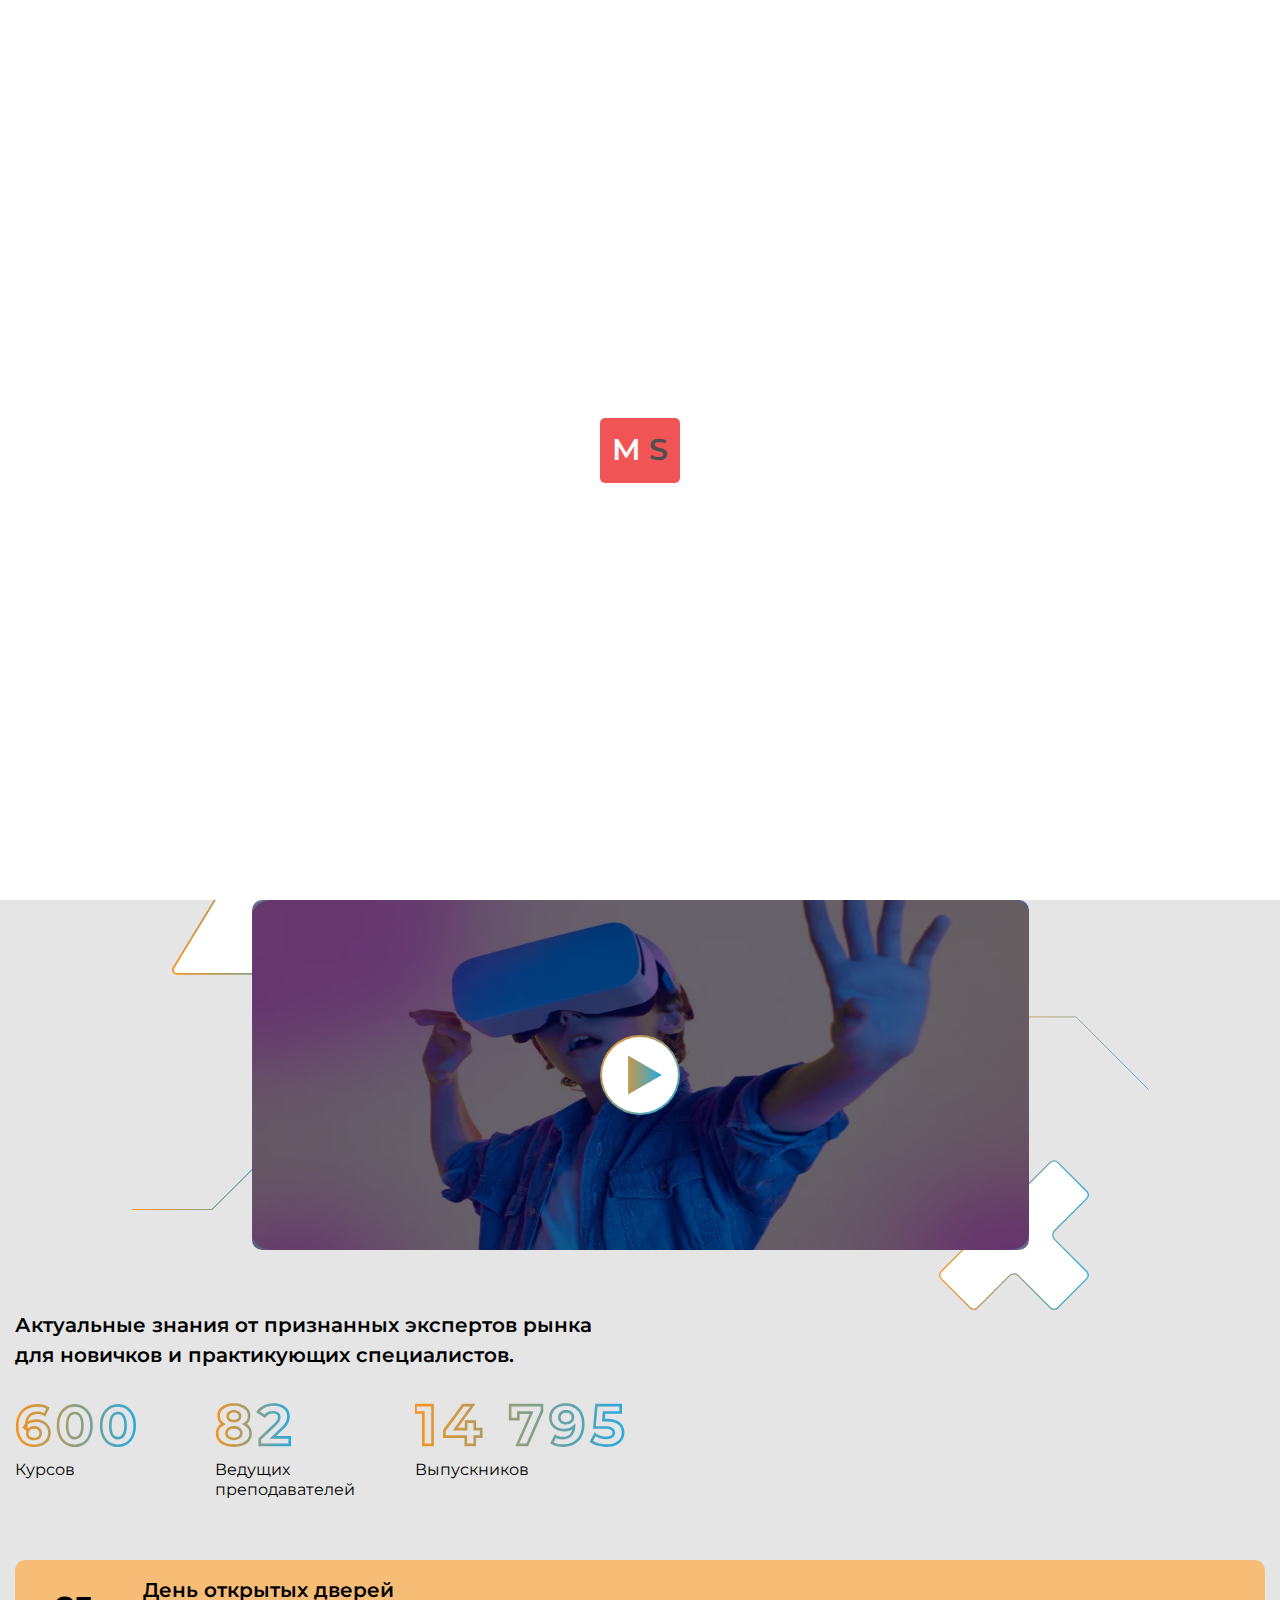
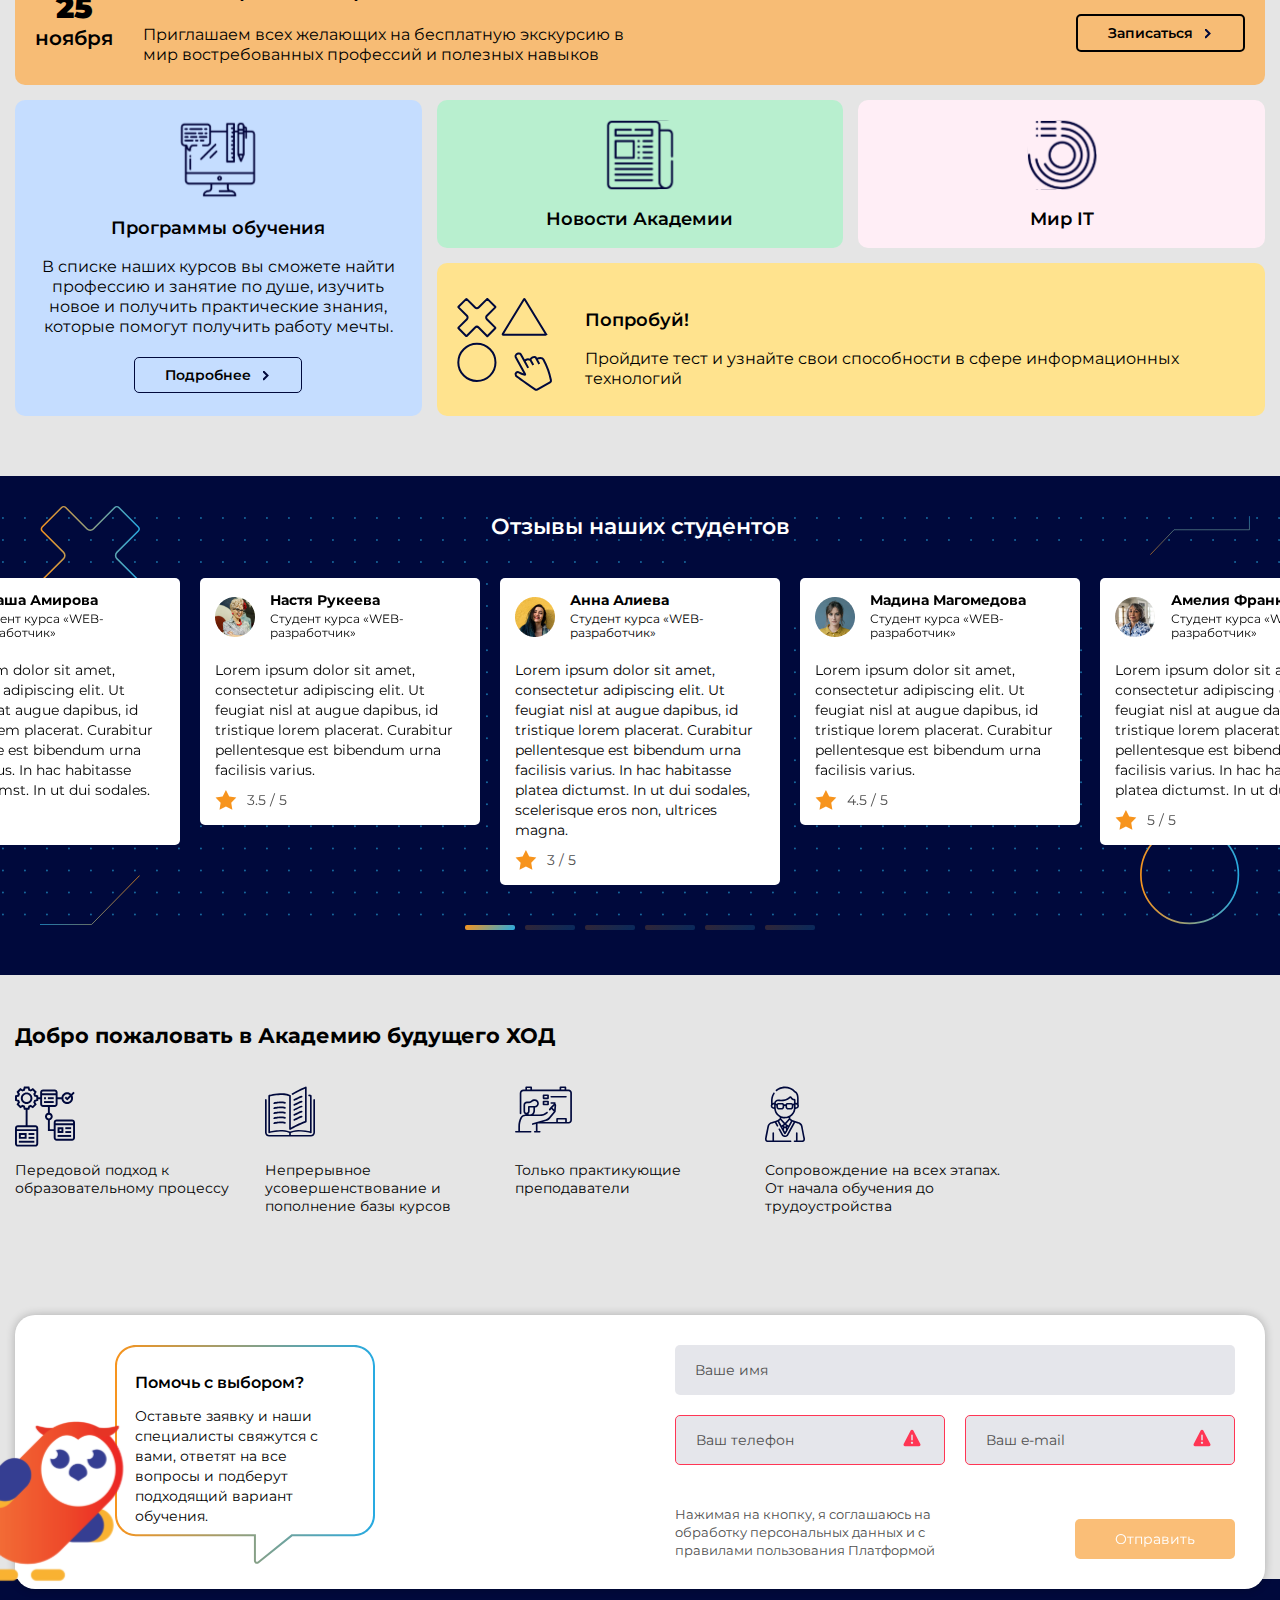
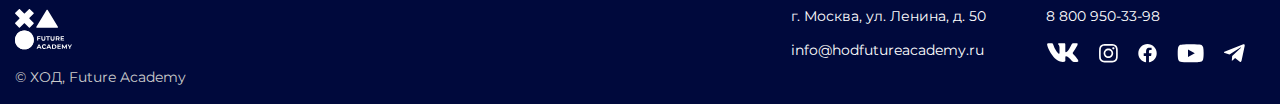
<file: index.html>
<!DOCTYPE html>
<html lang="ru">

<head>
	<title>ХОД</title>
	<meta charset="UTF-8">
	<meta name="format-detection" content="telephone=no">
	<link href="https://fonts.googleapis.com/css2?family=Montserrat:wght@400;500;600;700&display=swap&_v=20221011204657"
		rel="stylesheet">
	<style>
		.wrapper {
			opacity: 0;
		}
	</style>
	<link rel="stylesheet" href="css/style.min.css?_v=20221011204657">
	<!-- <meta name="robots" content="noindex, nofollow"> -->
	<meta name="viewport" content="width=device-width, initial-scale=1.0">
</head>

<body>
	<div class="ms--animation__content">

		<div class="ms--animation__logo">
			<span class="ms--animation__word ms-M ">M</span>
			<span class="ms--animation__word ms-S">S</span>
		</div>

	</div>

	<div class="wrapper">
		<header class="header">
			<div class="header__container header__content">

				<a href="index.html" class="header_icon">
					<img src="img/Header/head-icon.svg" alt="logo">
					<img class="--mob__logo" src="img/Header/mob-logo.svg" alt="logo">
				</a>

				<nav class="header_menu">
					<ul class="menu_list">
						<li><a href="courses.html" class="menu_link --allList__svg _ahv">Все курсы</a></li>
						<li><a href="events.html" class="menu_link _ahv">Мероприятия</a></li>
						<li><a href="about.html" class="menu_link _ahv">Об академии</a></li>
						<li><a href="contacts.html" class="menu_link _ahv">Контакты</a></li>
					</ul>
				</nav>

				<div class="header_info">
					<ul class="info_list">
						<li>
							<a href="#" class="info_link --map__svg"><span
									class="info__span city-span">Москва</span></a>
						</li>
						<li><a href="#" class="info_link info__number">8 800 950-33-98</a></li>
					</ul>
				</div>

				<div class="burger__content">
					<div class="_burgerSTX" id="_burgerSTX">
						<span class="span-one"></span>
						<span class="span-two"></span>
						<span class="span-three"></span>
					</div>
				</div>

				<asaide class="header__asaide-city">
					<h2 class="asaide-city__title">Выберете свой город</h2>
					<div class="asaide-city__content">
						<ul class="asaide-city__list">
							<li class="asaide-city__link city-link">Москва</li>
							<li class="asaide-city__link city-link">Ростов</li>
							<li class="asaide-city__link city-link">Тула</li>
							<li class="asaide-city__link city-link">Ставрополь</li>
							<li class="asaide-city__link city-link">Урал</li>
							<li class="asaide-city__link city-link">Дербент</li>
							<li class="asaide-city__link city-link">Сочи</li>
						</ul>
						<ul class="asaide-city__list">
							<li class="asaide-city__link city-link">Тверь</li>
							<li class="asaide-city__link city-link">Дмитров</li>
							<li class="asaide-city__link city-link">Рязань</li>
							<li class="asaide-city__link city-link">Воронеж</li>
							<li class="asaide-city__link city-link">Владимир</li>
							<li class="asaide-city__link city-link">Орел</li>
							<li class="asaide-city__link city-link">Коломна</li>
						</ul>
						<ul class="asaide-city__list">
							<li class="asaide-city__link city-link">Анапа</li>
							<li class="asaide-city__link city-link">Тамбов</li>
							<li class="asaide-city__link city-link">Саратов</li>
							<li class="asaide-city__link city-link">Смоленск</li>
							<li class="asaide-city__link city-link">Самара</li>
							<li class="asaide-city__link city-link">Пенза</li>
							<li class="asaide-city__link city-link">Липецк</li>
						</ul>
						<ul class="asaide-city__list">
							<li class="asaide-city__link city-link">Краснодар</li>
							<li class="asaide-city__link city-link">Калуга</li>
							<li class="asaide-city__link city-link">Брянск</li>
							<li class="asaide-city__link city-link">Волгоград</li>
							<li class="asaide-city__link city-link">Казань</li>
							<li class="asaide-city__link city-link">Саранск</li>
							<li class="asaide-city__link city-link">Абакан</li>
						</ul>
						<ul class="asaide-city__list">
							<li class="asaide-city__link city-link">Уфа</li>
							<li class="asaide-city__link city-link">Омск</li>
							<li class="asaide-city__link city-link">Пермь</li>
							<li class="asaide-city__link city-link">Курск</li>
							<li class="asaide-city__link city-link">Грозный</li>
							<li class="asaide-city__link city-link">Магадан</li>
							<li class="asaide-city__link city-link">Алушта</li>
						</ul>
					</div>
				</asaide>

			</div>

			<asaide class="header__asaide" id="header__asaide">
				<nav class="asaide__menu">
					<ul class="asaide__menu-list">

						<li><a href="courses.html" class="asaide__menu-link --allList__svg">Все курсы</a></li>
						<li><a href="events.html" class="asaide__menu-link">Мероприятия</a></li>
						<li><a href="about.html" class="asaide__menu-link">Об академии</a></li>
						<li><a href="contacts.html" class="asaide__menu-link">Контакты</a></li>

					</ul>
				</nav>

				<ul class="asaide__info">
					<div class="asaide__info-content">
						<li><a href="#" class="asaide__info-link --map__svg asaide__info-city"><span
									class="asaide__info-citySpan mobCity-span">Нижний Новгород</span></a></li>
						<div class="city__wrapper">
							<ul class="city__list">
								<li class="mobCity-link">Москва</li>
								<li class="mobCity-link">Ростов</li>
								<li class="mobCity-link">Тула</li>
								<li class="mobCity-link">Ставрополь</li>
								<li class="mobCity-link">Урал</li>
								<li class="mobCity-link">Дербент</li>
								<li class="mobCity-link">Сочи</li>
								<li class="mobCity-link">Тверь</li>
								<li class="mobCity-link">Дмитров</li>
								<li class="mobCity-link">Рязань</li>
								<li class="mobCity-link">Воронеж</li>
								<li class="mobCity-link">Владимир</li>
								<li class="mobCity-link">Орел</li>
								<li class="mobCity-link">Коломна</li>
								<li class="mobCity-link">Анапа</li>
								<li class="mobCity-link">Тамбов</li>
								<li class="mobCity-link">Саратов</li>
								<li class="mobCity-link">Смоленск</li>
								<li class="mobCity-link">Самара</li>
								<li class="mobCity-link">Пенза</li>
								<li class="mobCity-link">Липецк</li>
								<li class="mobCity-link">Краснодар</li>
								<li class="mobCity-link">Калуга</li>
								<li class="mobCity-link">Брянск</li>
								<li class="mobCity-link">Волгоград</li>
								<li class="mobCity-link">Казань</li>
								<li class="mobCity-link">Саранск</li>
								<li class="mobCity-link">Абакан</li>
								<li class="mobCity-link">Уфа</li>
								<li class="mobCity-link">Омск</li>
								<li class="mobCity-link">Пермь</li>
								<li class="mobCity-link">Курск</li>
								<li class="mobCity-link">Грозный</li>
								<li class="mobCity-link">Магадан</li>
								<li class="mobCity-link">Алушта</li>
							</ul>
						</div>
					</div>

					<li><a href="#" class="asaide__info-link info__number">8 800 950-33-98</a></li>
				</ul>

				<div class="asaide__adress">
					<span>г. Москва, ул. Ленина, д. 50</span>
					<span>info@hodfutureacademy.ru</span>
				</div>

				<ul class="asaide__messenger">
					<a href="https://vk.com/"><img src="img/Header/vk.svg" alt="vk"></a>
					<a href="http://instagram.com/"><img src="img/Header/instagram.svg" alt="instagram"></a>
					<a href="http://facebook.com/"><img src="img/Header/facebock.svg" alt="facebock"></a>
					<a href="https://www.youtube.com/"><img src="img/Header/youtube.svg" alt="youtube"></a>
					<a href="https://telegram.org/"><img src="img/Header/telegram.svg" alt="telegram"></a>
				</ul>
			</asaide>

		</header>
		<main class="page">
			<section class="slide">
				<div class="slide__img"></div>
				<img class="slide__x" src="img/Main/Slide/x.svg" alt="vector">
				<img src="img/Main/Slide/vector.svg" alt="vector" class="slide__vector">

				<div class="slide__bg">
					<img class="slide__bg-img" src="img/Main/Slide/slide__bg.svg" alt="title">
					<img class="slide__bg-dots" src="img/Main/Slide/dots.svg" alt="dots">
				</div>

			</section>

			<section class="courses">
				<div class="courses__content courses__container">

					<div class="courses__images">
						<div class="courses__images-modal">
							<img src="img/Main/Сourses/bg_cources.svg" alt="modal">
							<p>
								<span>Кем вы хотите стать?</span>
								<span>Пора найти себя и выбрать подходящий курс :)</span>
								<span>Удачи!</span>
							</p>
						</div>
						<img src="img/Main/Сourses/owl.svg" alt="owl" class="courses__images-owl">
					</div>

					<div class="courses__actions-content">

						<div class="courses__age-content">
							<div class="courses__age-item courses--active">
								<img src="img/Main/Сourses/children.svg" alt="children">
								<p>Дети <span>8-14 лет</span></p>
							</div>
							<div class="courses__age-item">
								<img src="img/Main/Сourses/adults.svg" alt="teenagers">
								<p>Подростки <span>14-18 лет</span></p>
							</div>
							<div class="courses__age-item">
								<img src="img/Main/Сourses/adults.svg" alt="adults">
								<p>Взрослые <span>18 — ∞ лет</span></p>
							</div>
						</div>

						<ul class="courses__actions-list">
							<li><a href="#" class="courses__actions-link">Робототехника</a></li>
							<li><a href="#" class="courses__actions-link">Создание игр</a></li>
							<li><a href="#" class="courses__actions-link">Web-разработка</a></li>
							<li><a href="#" class="courses__actions-link">Мультимедиа</a></li>
							<li><a href="#" class="courses__actions-link">Шахматы</a></li>
							<li><a href="#" class="courses__actions-link">3D-моделирование и дизайн</a></li>
							<li><a href="#" class="courses__actions-link">Английский язык</a></li>
							<li><a href="#" class="courses__actions-link">Блогинг</a></li>
							<li><a href="#" class="courses__actions-link">Soft skills</a></li>
						</ul>

					</div>
				</div>
			</section>

			<section class="info">
				<div class="info__container info__content">

					<div class="info__img-padding">
						<div class="info__vector-content">
							<div class="info__img-content">
								<div class="info__img">
									<picture>
										<source srcset="img/Main/Info/info.webp" type="image/webp"><img
											src="img/Main/Info/info.png" alt="tutorial">
									</picture>
									<div class="info__play">
										<div class="info__play-bg">
											<img src="img/Main/Info/triangle.svg" alt="triangle"
												class="info__play-triangle">
										</div>
									</div>
								</div>
							</div>
							<img src="img/Main/Info/Vector1.svg" alt="vector" class="info__img-vector vector1">
							<img src="img/Main/Info/Vector3.svg" alt="vector" class="info__img-vector vector2">
							<img src="img/Main/Info/Vector2.svg" alt="vector" class="info__img-vector vector3">
							<img src="img/Main/Info/Vector4.svg" alt="vector" class="info__img-vector vector4">
						</div>
					</div>

					<div class="info__statistic">
						<h2 class="info__statistic-title">Актуальные знания от признанных экспертов рынка
							для новичков и практикующих специалистов.
						</h2>
						<div class="info__statistic-content">
							<div class="info__statistic-item">
								<img src="img/Main/Info/statistic1.svg" alt="statistic">
								<span>Курсов</span>
							</div>
							<div class="info__statistic-item">
								<img src="img/Main/Info/statistic2.svg" alt="statistic">
								<span>Ведущих преподавателей</span>
							</div>
							<div class="info__statistic-item">
								<img src="img/Main/Info/statistic3.svg" alt="statistic">
								<span>Выпускников</span>
							</div>
						</div>
					</div>

				</div>
			</section>

			<section class="cards">
				<div class="cards__container card__content">
					<div class="cards__wrapper">

						<div class="cards__invite --item1 cards__item">
							<p class="invite__title">25 <span>ноября</span></p>
							<div class="invite__body">
								<h3 class="invite__body-title">День открытых дверей </h3>
								<p class="invite__body-subTitle">Приглашаем всех желающих на бесплатную экскурсию
									в мир востребованных профессий и полезных навыков
								</p>
							</div>
							<div class="invite__btn _btn">
								Записаться
								<img src="img/Header/arrow-down.svg" alt="arrow">
							</div>
						</div>

						<div class="cards__programm cards__item --item2">
							<img src="img/Main/Cards/monitor.svg" alt="monitor" class="cards__programm-img">
							<h3 class="cards__programm-title cards__title">Программы обучения</h3>
							<p class="cards__programm-subTitle cards__subTitle">
								В списке наших курсов вы сможете найти
								профессию и занятие по душе, изучить новое и получить практические знания, которые
								помогут получить работу мечты.
							</p>
							<div class="cards__programm-btn _btn">
								Подробнее
								<img src="img/Header/arrow-down.svg" alt="arrow">
							</div>
						</div>

						<div class="cards__ui cards__item --item3">
							<img src="img/Main/Cards/newspaper.svg" alt="newspaper">
							<h3 class="cards__title">Новости Академии</h3>
						</div>

						<div class="cards__ui cards__item --item4">
							<img src="img/Main/Cards/diagram.svg" alt="diagram">
							<h3 class="cards__title">Мир IT</h3>
						</div>

						<div class="cards__try cards__item --item5">
							<img src="img/Main/Cards/logo.svg" alt="logo">
							<div class="cards__try-body">
								<h3 class="card__try-title cards__title">Попробуй!</h3>
								<p class="cards__try-subTitle cards__subTitle">
									Пройдите тест и узнайте свои способности
									в сфере информационных технологий
								</p>
							</div>
						</div>
					</div>
				</div>
			</section>

			<section class="comments">
				<div class="comments__container comments__content">
					<h2 class="comments__title">Отзывы наших студентов</h2>

					<div class="slider__content">
						<div class="slider">
						</div>
					</div>
				</div>
				<img src="img/Main/Comments/vector1.svg" alt="vector" class="comments__vector">
				<img src="img/Main/Comments/vector2.svg" alt="vector" class="comments__vector">
				<img src="img/Main/Comments/vector3.svg" alt="vector" class="comments__vector">
				<img src="img/Main/Comments/vector4.svg" alt="vector" class="comments__vector">
			</section>

			<section class="form">
				<div class="form__container form__content">
					<h2 class="form__title">Добро пожаловать в Академию будущего ХОД</h2>

					<div class="form__item-content">
						<div class="form__item">
							<div class="form__item-img">
								<img src="img/Main/Forms/vector1.svg" alt="vector">
							</div>
							<span>Передовой подход к образовательному процессу</span>
						</div>
						<div class="form__item">
							<div class="form__item-img">
								<img src="img/Main/Forms/vector2.svg" alt="vector">
							</div>
							<span>Непрерывное усовершенствование и пополнение базы курсов</span>
						</div>
						<div class="form__item">
							<div class="form__item-img">
								<img src="img/Main/Forms/vector3.svg" alt="vector">
							</div>
							<span>Только практикующие преподаватели</span>
						</div>
						<div class="form__item">
							<div class="form__item-img">
								<img src="img/Main/Forms/vector4.svg" alt="vector">
							</div>
							<span>Сопровождение на всех этапах. От начала обучения до трудоустройства</span>
						</div>
					</div>

					<div class="form__action-content">
						<img src="img/Main/Forms/owl.svg" alt="owl">
						<div class="form__action-modal">
							<img src="img/Main/Сourses/bg_cources.svg" alt="modal">
							<h3 class="form__action-modalTitle">Помочь с выбором?</h3>
							<p class="form__action-modalSubTitle">
								Оставьте заявку и наши специалисты свяжутся с вами,
								ответят на все вопросы
								и подберут подходящий вариант обучения.
							</p>
						</div>

						<div class="form__action-send">
							<input placeholder="Ваше имя" type="text" class="form__action-name">

							<div class="form__action-inputs">

								<div class="phone__wrapper inputs__wrapper">
									<input placeholder="Ваш телефон" type="text" class="form__action-phone phone">
									<div class="inputs__img"></div>
								</div>

								<div class="email__wrapper inputs__wrapper">
									<input placeholder="Ваш e-mail" type="text" class="form__action-email email">
									<div class="inputs__img"></div>
								</div>

							</div>

							<div class="form__action-btnContent">
								<p class="form__action-safe">
									Нажимая на кнопку, я соглашаюсь
									на обработку персональных данных
									и с правилами пользования Платформой
								</p>
								<button class="form__action-btn">Отправить</button>
							</div>
						</div>
					</div>

				</div>
			</section>

		</main>
		<footer class="footer">
			<div class="footer__container footer__content">

				<div class="footer__body">
					<a href="index.html" class="footer__logo"><img src="img/Header/mob-logo.svg" alt="logo"></a>
					<span>© ХОД, Future Academy</span>
				</div>

				<div class="footer__info">
					<span>г. Москва, ул. Ленина, д. 50</span>
					<span>info@hodfutureacademy.ru</span>
				</div>

				<div class="footer__messenger">
					<span>8 800 950-33-98 </span>
					<ul class="footer__messenger-list">
						<a href="https://vk.com/" class="footer__messenger-link"><img src="img/Footer/vk.svg"
								alt="vk"></a>
						<a href="http://instagram.com/" class="footer__messenger-link"><img
								src="img/Footer/instagram.svg" alt="instagram"></a>
						<a href="http://facebook.com/" class="footer__messenger-link"><img src="img/Footer/facebook.svg"
								alt="facebook"></a>
						<a href="https://www.youtube.com/" class="footer__messenger-link"><img
								src="img/Footer/youtube.svg" alt="youtube"></a>
						<a href="https://telegram.org/" class="footer__messenger-link"><img
								src="img/Footer/telegram.svg" alt="telegram"></a>
					</ul>
				</div>
			</div>
		</footer>
	</div>
	<!-- <div id="popup" aria-hidden="true" class="popup">
	<div class="popup__wrapper">
		<div class="popup__content">
			<button data-close type="button" class="popup__close">Закрыть</button>
			<div class="popup__text">
				Text
			</div>
		</div>
	</div>
</div> -->
	<div class="form__popup">
		<div class="popup__content">
			<span class="popup__title">Ваш запрос отправлен</span>
			<img src="img/Footer/check.svg" alt="check" class="popup__check">
		</div>
	</div>
	<script src="https://code.jquery.com/jquery-3.6.0.min.js?_v=20221011204657"></script>
	<script src="js/app.min.js?_v=20221011204657"></script>
</body>

</html>
</file>
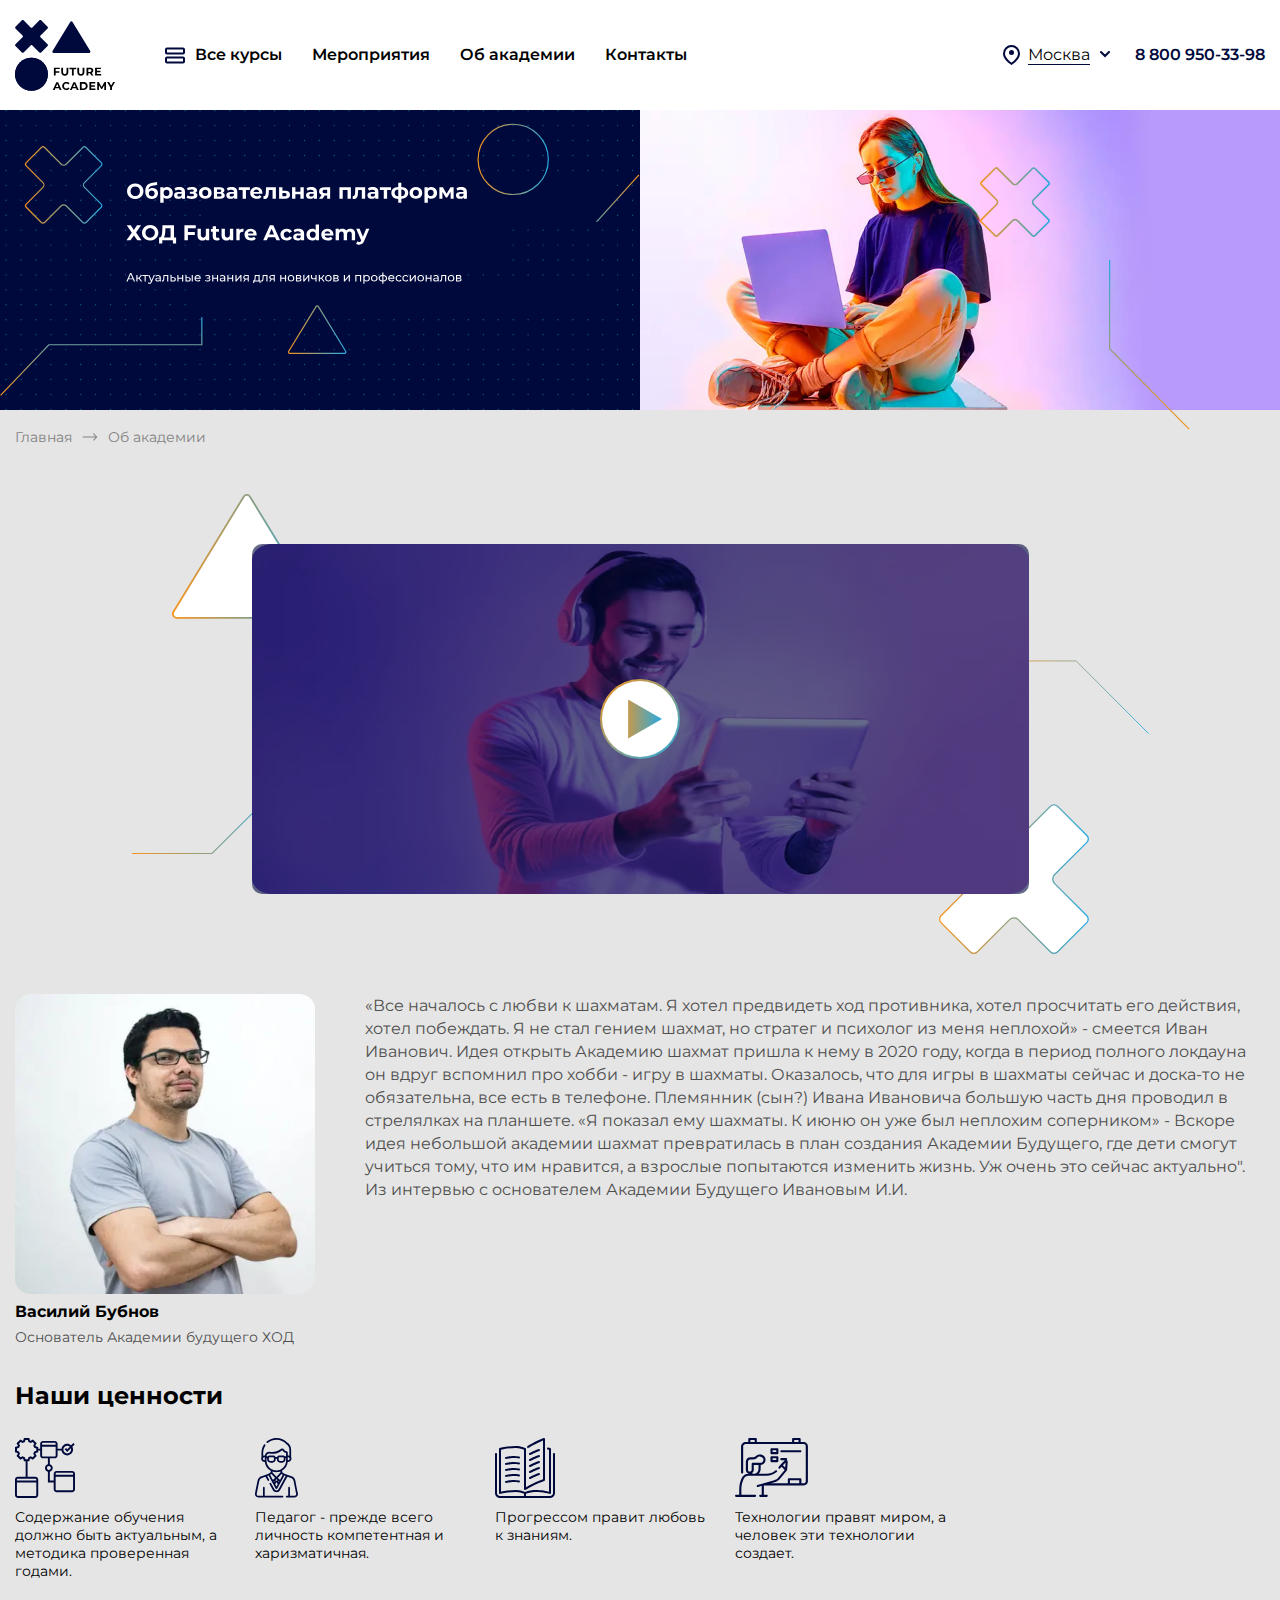
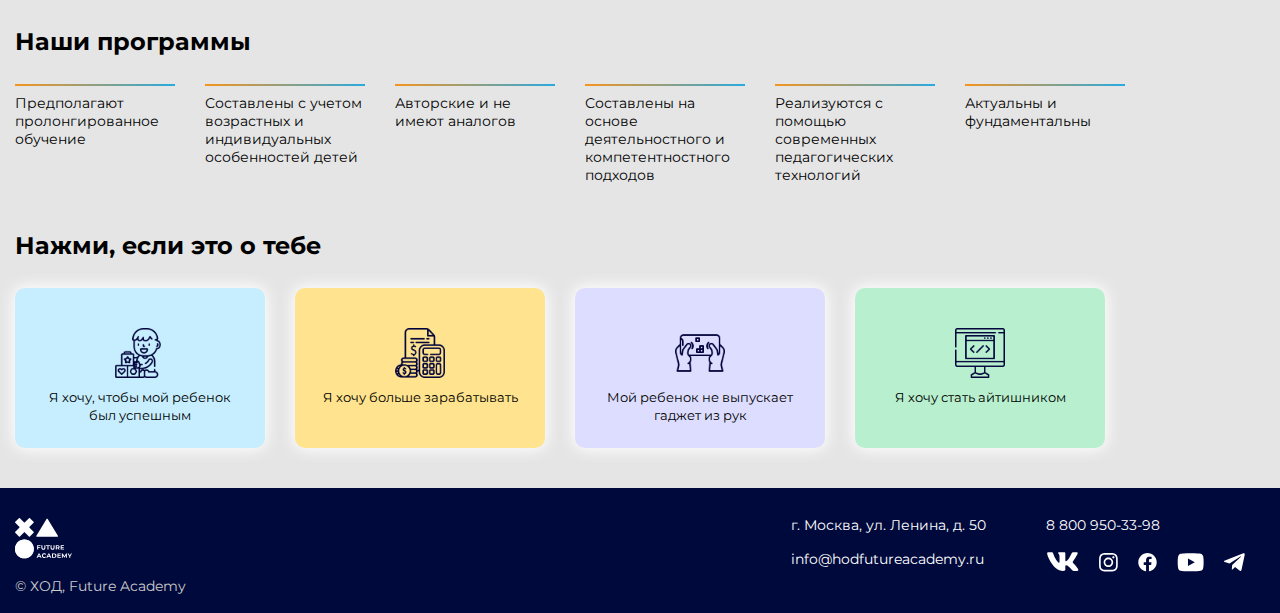
<file: about.html>
<!DOCTYPE html>
<html lang="ru">

<head>
	<title>Об академии</title>
	<meta charset="UTF-8">
	<meta name="format-detection" content="telephone=no">
	<link href="https://fonts.googleapis.com/css2?family=Montserrat:wght@400;500;600;700&display=swap&_v=20221011204657"
		rel="stylesheet">
	<style>
		.wrapper {
			opacity: 0;
		}
	</style>
	<link rel="stylesheet" href="css/style.min.css?_v=20221011204657">
	<!-- <meta name="robots" content="noindex, nofollow"> -->
	<meta name="viewport" content="width=device-width, initial-scale=1.0">
</head>

<body>
	<div class="wrapper">
		<header class="header">
			<div class="header__container header__content">

				<a href="index.html" class="header_icon">
					<img src="img/Header/head-icon.svg" alt="logo">
					<img class="--mob__logo" src="img/Header/mob-logo.svg" alt="logo">
				</a>

				<nav class="header_menu">
					<ul class="menu_list">
						<li><a href="courses.html" class="menu_link --allList__svg _ahv">Все курсы</a></li>
						<li><a href="events.html" class="menu_link _ahv">Мероприятия</a></li>
						<li><a href="about.html" class="menu_link _ahv">Об академии</a></li>
						<li><a href="contacts.html" class="menu_link _ahv">Контакты</a></li>
					</ul>
				</nav>

				<div class="header_info">
					<ul class="info_list">
						<li>
							<a href="#" class="info_link --map__svg"><span
									class="info__span city-span">Москва</span></a>
						</li>
						<li><a href="#" class="info_link info__number">8 800 950-33-98</a></li>
					</ul>
				</div>

				<div class="burger__content">
					<div class="_burgerSTX" id="_burgerSTX">
						<span class="span-one"></span>
						<span class="span-two"></span>
						<span class="span-three"></span>
					</div>
				</div>

				<asaide class="header__asaide-city">
					<h2 class="asaide-city__title">Выберете свой город</h2>
					<div class="asaide-city__content">
						<ul class="asaide-city__list">
							<li class="asaide-city__link city-link">Москва</li>
							<li class="asaide-city__link city-link">Ростов</li>
							<li class="asaide-city__link city-link">Тула</li>
							<li class="asaide-city__link city-link">Ставрополь</li>
							<li class="asaide-city__link city-link">Урал</li>
							<li class="asaide-city__link city-link">Дербент</li>
							<li class="asaide-city__link city-link">Сочи</li>
						</ul>
						<ul class="asaide-city__list">
							<li class="asaide-city__link city-link">Тверь</li>
							<li class="asaide-city__link city-link">Дмитров</li>
							<li class="asaide-city__link city-link">Рязань</li>
							<li class="asaide-city__link city-link">Воронеж</li>
							<li class="asaide-city__link city-link">Владимир</li>
							<li class="asaide-city__link city-link">Орел</li>
							<li class="asaide-city__link city-link">Коломна</li>
						</ul>
						<ul class="asaide-city__list">
							<li class="asaide-city__link city-link">Анапа</li>
							<li class="asaide-city__link city-link">Тамбов</li>
							<li class="asaide-city__link city-link">Саратов</li>
							<li class="asaide-city__link city-link">Смоленск</li>
							<li class="asaide-city__link city-link">Самара</li>
							<li class="asaide-city__link city-link">Пенза</li>
							<li class="asaide-city__link city-link">Липецк</li>
						</ul>
						<ul class="asaide-city__list">
							<li class="asaide-city__link city-link">Краснодар</li>
							<li class="asaide-city__link city-link">Калуга</li>
							<li class="asaide-city__link city-link">Брянск</li>
							<li class="asaide-city__link city-link">Волгоград</li>
							<li class="asaide-city__link city-link">Казань</li>
							<li class="asaide-city__link city-link">Саранск</li>
							<li class="asaide-city__link city-link">Абакан</li>
						</ul>
						<ul class="asaide-city__list">
							<li class="asaide-city__link city-link">Уфа</li>
							<li class="asaide-city__link city-link">Омск</li>
							<li class="asaide-city__link city-link">Пермь</li>
							<li class="asaide-city__link city-link">Курск</li>
							<li class="asaide-city__link city-link">Грозный</li>
							<li class="asaide-city__link city-link">Магадан</li>
							<li class="asaide-city__link city-link">Алушта</li>
						</ul>
					</div>
				</asaide>

			</div>

			<asaide class="header__asaide" id="header__asaide">
				<nav class="asaide__menu">
					<ul class="asaide__menu-list">

						<li><a href="courses.html" class="asaide__menu-link --allList__svg">Все курсы</a></li>
						<li><a href="events.html" class="asaide__menu-link">Мероприятия</a></li>
						<li><a href="about.html" class="asaide__menu-link">Об академии</a></li>
						<li><a href="contacts.html" class="asaide__menu-link">Контакты</a></li>

					</ul>
				</nav>

				<ul class="asaide__info">
					<div class="asaide__info-content">
						<li><a href="#" class="asaide__info-link --map__svg asaide__info-city"><span
									class="asaide__info-citySpan mobCity-span">Нижний Новгород</span></a></li>
						<div class="city__wrapper">
							<ul class="city__list">
								<li class="mobCity-link">Москва</li>
								<li class="mobCity-link">Ростов</li>
								<li class="mobCity-link">Тула</li>
								<li class="mobCity-link">Ставрополь</li>
								<li class="mobCity-link">Урал</li>
								<li class="mobCity-link">Дербент</li>
								<li class="mobCity-link">Сочи</li>
								<li class="mobCity-link">Тверь</li>
								<li class="mobCity-link">Дмитров</li>
								<li class="mobCity-link">Рязань</li>
								<li class="mobCity-link">Воронеж</li>
								<li class="mobCity-link">Владимир</li>
								<li class="mobCity-link">Орел</li>
								<li class="mobCity-link">Коломна</li>
								<li class="mobCity-link">Анапа</li>
								<li class="mobCity-link">Тамбов</li>
								<li class="mobCity-link">Саратов</li>
								<li class="mobCity-link">Смоленск</li>
								<li class="mobCity-link">Самара</li>
								<li class="mobCity-link">Пенза</li>
								<li class="mobCity-link">Липецк</li>
								<li class="mobCity-link">Краснодар</li>
								<li class="mobCity-link">Калуга</li>
								<li class="mobCity-link">Брянск</li>
								<li class="mobCity-link">Волгоград</li>
								<li class="mobCity-link">Казань</li>
								<li class="mobCity-link">Саранск</li>
								<li class="mobCity-link">Абакан</li>
								<li class="mobCity-link">Уфа</li>
								<li class="mobCity-link">Омск</li>
								<li class="mobCity-link">Пермь</li>
								<li class="mobCity-link">Курск</li>
								<li class="mobCity-link">Грозный</li>
								<li class="mobCity-link">Магадан</li>
								<li class="mobCity-link">Алушта</li>
							</ul>
						</div>
					</div>

					<li><a href="#" class="asaide__info-link info__number">8 800 950-33-98</a></li>
				</ul>

				<div class="asaide__adress">
					<span>г. Москва, ул. Ленина, д. 50</span>
					<span>info@hodfutureacademy.ru</span>
				</div>

				<ul class="asaide__messenger">
					<a href="https://vk.com/"><img src="img/Header/vk.svg" alt="vk"></a>
					<a href="http://instagram.com/"><img src="img/Header/instagram.svg" alt="instagram"></a>
					<a href="http://facebook.com/"><img src="img/Header/facebock.svg" alt="facebock"></a>
					<a href="https://www.youtube.com/"><img src="img/Header/youtube.svg" alt="youtube"></a>
					<a href="https://telegram.org/"><img src="img/Header/telegram.svg" alt="telegram"></a>
				</ul>
			</asaide>

		</header>
		<main class="page">

			<section class="slide">
				<div class="slide__img"></div>
				<img class="slide__x" src="img/Main/Slide/x.svg" alt="vector">
				<img src="img/Main/Slide/vector.svg" alt="vector" class="slide__vector">

				<div class="slide__bg">
					<img class="slide__bg-img" src="img/Main/Slide/slide__bg.svg" alt="title">
					<img class="slide__bg-dots" src="img/Main/Slide/dots.svg" alt="dots">
				</div>
			</section>

			<div class="contacts__navigation about__navigation">
				<a href="index.html">Главная</a>
				<img src="img/Contacts/arrow.svg" alt="arrow">
				<a href="about.html">Об академии</a>
			</div>

			<section class="info about__info">
				<div class="info__container info__content">

					<div class="info__img-padding">
						<div class="info__vector-content">
							<div class="info__img-content">
								<div class="info__img">
									<picture>
										<source srcset="img/About/video.webp" type="image/webp"><img
											src="img/About/video.png" alt="tutorial">
									</picture>
									<div class="info__play">
										<div class="info__play-bg">
											<img src="img/Main/Info/triangle.svg" alt="triangle"
												class="info__play-triangle">
										</div>
									</div>
								</div>
							</div>
							<img src="img/Main/Info/Vector1.svg" alt="vector" class="info__img-vector vector1">
							<img src="img/Main/Info/Vector3.svg" alt="vector" class="info__img-vector vector2">
							<img src="img/Main/Info/Vector2.svg" alt="vector" class="info__img-vector vector3">
							<img src="img/Main/Info/Vector4.svg" alt="vector" class="info__img-vector vector4">
						</div>
					</div>
				</div>
			</section>

			<section class="asset">
				<div class="asset__container asset__content">
					<div class="asset__top">
						<div class="asset__title">
							<picture>
								<source srcset="img/About/asset-img.webp" type="image/webp"><img
									src="img/About/asset-img.png" alt="asset" class="asset__title-img">
							</picture>
							<div>
								<h3 class="asset__title-name">Василий Бубнов</h3>
								<span class="asset__title-major">Основатель Академии будущего ХОД</span>
							</div>
						</div>
						<p class="asset__description">
							«Все началось с любви к шахматам. Я хотел предвидеть ход противника, хотел просчитать его
							действия, хотел побеждать. Я не стал гением шахмат, но стратег и психолог из меня неплохой»
							- смеется Иван Иванович. Идея открыть Академию шахмат пришла к нему в 2020 году, когда в
							период полного локдауна он вдруг вспомнил про хобби - игру в шахматы. Оказалось, что для
							игры в шахматы сейчас и доска-то не обязательна, все есть в телефоне. Племянник (сын?) Ивана
							Ивановича большую часть дня проводил в стрелялках на планшете.
							«Я показал ему шахматы. К июню он уже был неплохим соперником» -
							Вскоре идея небольшой академии шахмат превратилась в план создания Академии Будущего, где
							дети смогут учиться тому, что им нравится, а взрослые попытаются изменить жизнь. Уж очень
							это сейчас актуально".

							Из интервью с основателем Академии Будущего Ивановым И.И.
						</p>
					</div>

					<div class="asset__bottom">
						<h2 class="asset__bottom-title">Наши ценности</h2>
						<div class="asset__card-content">
							<div class="asset__card">
								<img src="img/About/asset-vector1.svg" alt="vector">
								<span>Содержание обучения должно быть актуальным,
									а методика проверенная годами.</span>
							</div>
							<div class="asset__card">
								<img src="img/About/asset-vector2.svg" alt="vector">
								<span>Педагог - прежде всего личность компетентная
									и харизматичная.</span>
							</div>
							<div class="asset__card">
								<img src="img/About/asset-vector3.svg" alt="vector">
								<span>Прогрессом правит любовь к знаниям.</span>
							</div>
							<div class="asset__card">
								<img src="img/About/asset-vector4.svg" alt="vector">
								<span>Технологии правят миром, а человек эти технологии создает.</span>
							</div>
						</div>
					</div>
				</div>
			</section>

			<section class="programs">
				<div class="programs__container programs__content">
					<h2 class="programs__title">Наши программы</h2>
					<ul class="programs__list">
						<li class="programs__li">Предполагают пролонгированное обучение</li>
						<li class="programs__li">
							Составлены с учетом возрастных
							и индивидуальных особенностей детей
						</li>
						<li class="programs__li">Авторские и не имеют аналогов</li>
						<li class="programs__li">
							Составлены
							на основе деятельностного и компетентностного подходов
						</li>
						<li class="programs__li">
							Реализуются
							с помощью современных педагогических технологий
						</li>
						<li class="programs__li">Актуальны и фундаментальны</li>
					</ul>

				</div>
			</section>

			<section class="partner">
				<div class="partner__container partner__content">
					<h2 class="partner__title">Нажми, если это о тебе</h2>
					<div class="partner__cards">
						<div class="partner__card">
							<img src="img/About/partner1.svg" alt="partner">
							<span>Я хочу, чтобы мой ребенок был успешным</span>
						</div>
						<div class="partner__card">
							<img src="img/About/partner2.svg" alt="partner">
							<span>Я хочу больше зарабатывать</span>
						</div>
						<div class="partner__card">
							<img src="img/About/partner3.svg" alt="partner">
							<span>Мой ребенок не выпускает гаджет из рук</span>
						</div>
						<div class="partner__card">
							<img src="img/About/partner4.svg" alt="partner">
							<span>Я хочу стать айтишником</span>
						</div>
					</div>
				</div>
			</section>
		</main>
		<footer class="footer">
			<div class="footer__container footer__content">

				<div class="footer__body">
					<a href="index.html" class="footer__logo"><img src="img/Header/mob-logo.svg" alt="logo"></a>
					<span>© ХОД, Future Academy</span>
				</div>

				<div class="footer__info">
					<span>г. Москва, ул. Ленина, д. 50</span>
					<span>info@hodfutureacademy.ru</span>
				</div>

				<div class="footer__messenger">
					<span>8 800 950-33-98 </span>
					<ul class="footer__messenger-list">
						<a href="https://vk.com/" class="footer__messenger-link"><img src="img/Footer/vk.svg"
								alt="vk"></a>
						<a href="http://instagram.com/" class="footer__messenger-link"><img
								src="img/Footer/instagram.svg" alt="instagram"></a>
						<a href="http://facebook.com/" class="footer__messenger-link"><img src="img/Footer/facebook.svg"
								alt="facebook"></a>
						<a href="https://www.youtube.com/" class="footer__messenger-link"><img
								src="img/Footer/youtube.svg" alt="youtube"></a>
						<a href="https://telegram.org/" class="footer__messenger-link"><img
								src="img/Footer/telegram.svg" alt="telegram"></a>
					</ul>
				</div>
			</div>
		</footer>
	</div>

	<script src="https://code.jquery.com/jquery-3.6.0.min.js?_v=20221011204657"></script>
	<script src="js/app.min.js?_v=20221011204657"></script>
</body>

</html>
</file>
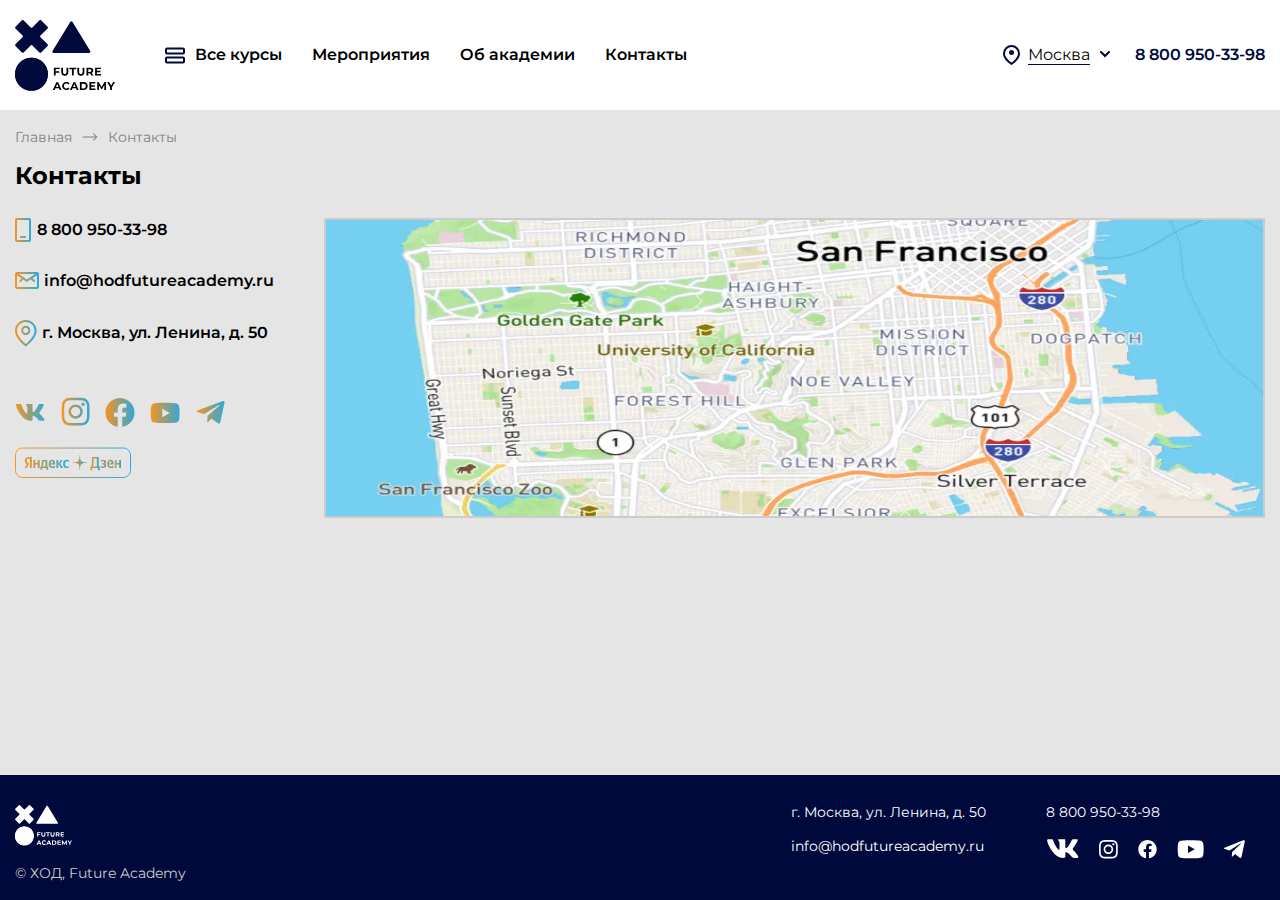
<file: contacts.html>
<!DOCTYPE html>
<html lang="ru">

<head>
	<title>Контакты</title>
	<meta charset="UTF-8">
	<meta name="format-detection" content="telephone=no">
	<link href="https://fonts.googleapis.com/css2?family=Montserrat:wght@400;500;600;700&display=swap&_v=20221011204657"
		rel="stylesheet">
	<style>
		.wrapper {
			opacity: 0;
		}
	</style>
	<link rel="stylesheet" href="css/style.min.css?_v=20221011204657">
	<!-- <meta name="robots" content="noindex, nofollow"> -->
	<meta name="viewport" content="width=device-width, initial-scale=1.0">
</head>

<body>
	<div class="wrapper">
		<header class="header">
			<div class="header__container header__content">

				<a href="index.html" class="header_icon">
					<img src="img/Header/head-icon.svg" alt="logo">
					<img class="--mob__logo" src="img/Header/mob-logo.svg" alt="logo">
				</a>

				<nav class="header_menu">
					<ul class="menu_list">
						<li><a href="courses.html" class="menu_link --allList__svg _ahv">Все курсы</a></li>
						<li><a href="events.html" class="menu_link _ahv">Мероприятия</a></li>
						<li><a href="about.html" class="menu_link _ahv">Об академии</a></li>
						<li><a href="contacts.html" class="menu_link _ahv">Контакты</a></li>
					</ul>
				</nav>

				<div class="header_info">
					<ul class="info_list">
						<li>
							<a href="#" class="info_link --map__svg"><span
									class="info__span city-span">Москва</span></a>
						</li>
						<li><a href="#" class="info_link info__number">8 800 950-33-98</a></li>
					</ul>
				</div>

				<div class="burger__content">
					<div class="_burgerSTX" id="_burgerSTX">
						<span class="span-one"></span>
						<span class="span-two"></span>
						<span class="span-three"></span>
					</div>
				</div>

				<asaide class="header__asaide-city">
					<h2 class="asaide-city__title">Выберете свой город</h2>
					<div class="asaide-city__content">
						<ul class="asaide-city__list">
							<li class="asaide-city__link city-link">Москва</li>
							<li class="asaide-city__link city-link">Ростов</li>
							<li class="asaide-city__link city-link">Тула</li>
							<li class="asaide-city__link city-link">Ставрополь</li>
							<li class="asaide-city__link city-link">Урал</li>
							<li class="asaide-city__link city-link">Дербент</li>
							<li class="asaide-city__link city-link">Сочи</li>
						</ul>
						<ul class="asaide-city__list">
							<li class="asaide-city__link city-link">Тверь</li>
							<li class="asaide-city__link city-link">Дмитров</li>
							<li class="asaide-city__link city-link">Рязань</li>
							<li class="asaide-city__link city-link">Воронеж</li>
							<li class="asaide-city__link city-link">Владимир</li>
							<li class="asaide-city__link city-link">Орел</li>
							<li class="asaide-city__link city-link">Коломна</li>
						</ul>
						<ul class="asaide-city__list">
							<li class="asaide-city__link city-link">Анапа</li>
							<li class="asaide-city__link city-link">Тамбов</li>
							<li class="asaide-city__link city-link">Саратов</li>
							<li class="asaide-city__link city-link">Смоленск</li>
							<li class="asaide-city__link city-link">Самара</li>
							<li class="asaide-city__link city-link">Пенза</li>
							<li class="asaide-city__link city-link">Липецк</li>
						</ul>
						<ul class="asaide-city__list">
							<li class="asaide-city__link city-link">Краснодар</li>
							<li class="asaide-city__link city-link">Калуга</li>
							<li class="asaide-city__link city-link">Брянск</li>
							<li class="asaide-city__link city-link">Волгоград</li>
							<li class="asaide-city__link city-link">Казань</li>
							<li class="asaide-city__link city-link">Саранск</li>
							<li class="asaide-city__link city-link">Абакан</li>
						</ul>
						<ul class="asaide-city__list">
							<li class="asaide-city__link city-link">Уфа</li>
							<li class="asaide-city__link city-link">Омск</li>
							<li class="asaide-city__link city-link">Пермь</li>
							<li class="asaide-city__link city-link">Курск</li>
							<li class="asaide-city__link city-link">Грозный</li>
							<li class="asaide-city__link city-link">Магадан</li>
							<li class="asaide-city__link city-link">Алушта</li>
						</ul>
					</div>
				</asaide>

			</div>

			<asaide class="header__asaide" id="header__asaide">
				<nav class="asaide__menu">
					<ul class="asaide__menu-list">

						<li><a href="courses.html" class="asaide__menu-link --allList__svg">Все курсы</a></li>
						<li><a href="events.html" class="asaide__menu-link">Мероприятия</a></li>
						<li><a href="about.html" class="asaide__menu-link">Об академии</a></li>
						<li><a href="contacts.html" class="asaide__menu-link">Контакты</a></li>

					</ul>
				</nav>

				<ul class="asaide__info">
					<div class="asaide__info-content">
						<li><a href="#" class="asaide__info-link --map__svg asaide__info-city"><span
									class="asaide__info-citySpan mobCity-span">Нижний Новгород</span></a></li>
						<div class="city__wrapper">
							<ul class="city__list">
								<li class="mobCity-link">Москва</li>
								<li class="mobCity-link">Ростов</li>
								<li class="mobCity-link">Тула</li>
								<li class="mobCity-link">Ставрополь</li>
								<li class="mobCity-link">Урал</li>
								<li class="mobCity-link">Дербент</li>
								<li class="mobCity-link">Сочи</li>
								<li class="mobCity-link">Тверь</li>
								<li class="mobCity-link">Дмитров</li>
								<li class="mobCity-link">Рязань</li>
								<li class="mobCity-link">Воронеж</li>
								<li class="mobCity-link">Владимир</li>
								<li class="mobCity-link">Орел</li>
								<li class="mobCity-link">Коломна</li>
								<li class="mobCity-link">Анапа</li>
								<li class="mobCity-link">Тамбов</li>
								<li class="mobCity-link">Саратов</li>
								<li class="mobCity-link">Смоленск</li>
								<li class="mobCity-link">Самара</li>
								<li class="mobCity-link">Пенза</li>
								<li class="mobCity-link">Липецк</li>
								<li class="mobCity-link">Краснодар</li>
								<li class="mobCity-link">Калуга</li>
								<li class="mobCity-link">Брянск</li>
								<li class="mobCity-link">Волгоград</li>
								<li class="mobCity-link">Казань</li>
								<li class="mobCity-link">Саранск</li>
								<li class="mobCity-link">Абакан</li>
								<li class="mobCity-link">Уфа</li>
								<li class="mobCity-link">Омск</li>
								<li class="mobCity-link">Пермь</li>
								<li class="mobCity-link">Курск</li>
								<li class="mobCity-link">Грозный</li>
								<li class="mobCity-link">Магадан</li>
								<li class="mobCity-link">Алушта</li>
							</ul>
						</div>
					</div>

					<li><a href="#" class="asaide__info-link info__number">8 800 950-33-98</a></li>
				</ul>

				<div class="asaide__adress">
					<span>г. Москва, ул. Ленина, д. 50</span>
					<span>info@hodfutureacademy.ru</span>
				</div>

				<ul class="asaide__messenger">
					<a href="https://vk.com/"><img src="img/Header/vk.svg" alt="vk"></a>
					<a href="http://instagram.com/"><img src="img/Header/instagram.svg" alt="instagram"></a>
					<a href="http://facebook.com/"><img src="img/Header/facebock.svg" alt="facebock"></a>
					<a href="https://www.youtube.com/"><img src="img/Header/youtube.svg" alt="youtube"></a>
					<a href="https://telegram.org/"><img src="img/Header/telegram.svg" alt="telegram"></a>
				</ul>
			</asaide>

		</header>
		<main class="page">
			<section class="contacts">
				<div class="contacts__container">

					<div class="contacts__navigation">
						<a href="index.html">Главная</a>
						<img src="img/Contacts/arrow.svg" alt="arrow">
						<a href="contacts.html">Контакты</a>
					</div>

					<h1 class="contacts__title">Контакты</h1>

					<div class="contacts__info-content">
						<ul class="contacts__info-list">
							<li class="contacts__info-link">
								<img src="img/Contacts/phone.svg" alt="phone">
								<span>8 800 950-33-98 </span>
							</li>
							<li class="contacts__info-link">
								<img src="img/Contacts/message.svg" alt="messsage">
								<span>info@hodfutureacademy.ru</span>
							</li>
							<li class="contacts__info-link">
								<img src="img/Contacts/map-icon.svg" alt="map-icon">
								<span>г. Москва, ул. Ленина, д. 50</span>
							</li>

							<li class="contacts__info-link contacts__messenger">
								<a href="https://vk.com/"><img src="img/Contacts/vk.svg" alt="vk"></a>
								<a href="http://instagram.com/"><img src="img/Contacts/instagram.svg"
										alt="instagram"></a>
								<a href="http://facebook.com/"><img src="img/Contacts/facebook.svg" alt="facebock"></a>
								<a href="https://www.youtube.com/"><img src="img/Contacts/youtube.svg"
										alt="youtube"></a>
								<a href="https://telegram.org/"><img src="img/Contacts/telegram.svg" alt="telegram"></a>
							</li>

							<a href="https://dzen.ru/" class="contacts__info-link"><img src="img/Contacts/yandex.svg"
									alt="dzen">
							</a>
						</ul>

						<a href="https://www.google.ru/maps/" class="contacts__info-map">
							<picture>
								<source srcset="img/Contacts/map.webp" type="image/webp"><img src="img/Contacts/map.png"
									alt="map">
							</picture>
						</a>
					</div>
				</div>
			</section>

		</main>
		<footer class="footer">
			<div class="footer__container footer__content">

				<div class="footer__body">
					<a href="index.html" class="footer__logo"><img src="img/Header/mob-logo.svg" alt="logo"></a>
					<span>© ХОД, Future Academy</span>
				</div>

				<div class="footer__info">
					<span>г. Москва, ул. Ленина, д. 50</span>
					<span>info@hodfutureacademy.ru</span>
				</div>

				<div class="footer__messenger">
					<span>8 800 950-33-98 </span>
					<ul class="footer__messenger-list">
						<a href="https://vk.com/" class="footer__messenger-link"><img src="img/Footer/vk.svg"
								alt="vk"></a>
						<a href="http://instagram.com/" class="footer__messenger-link"><img
								src="img/Footer/instagram.svg" alt="instagram"></a>
						<a href="http://facebook.com/" class="footer__messenger-link"><img src="img/Footer/facebook.svg"
								alt="facebook"></a>
						<a href="https://www.youtube.com/" class="footer__messenger-link"><img
								src="img/Footer/youtube.svg" alt="youtube"></a>
						<a href="https://telegram.org/" class="footer__messenger-link"><img
								src="img/Footer/telegram.svg" alt="telegram"></a>
					</ul>
				</div>
			</div>
		</footer>
	</div>

	<script src="https://code.jquery.com/jquery-3.6.0.min.js?_v=20221011204657"></script>
	<script src="js/app.min.js?_v=20221011204657"></script>
</body>

</html>
</file>
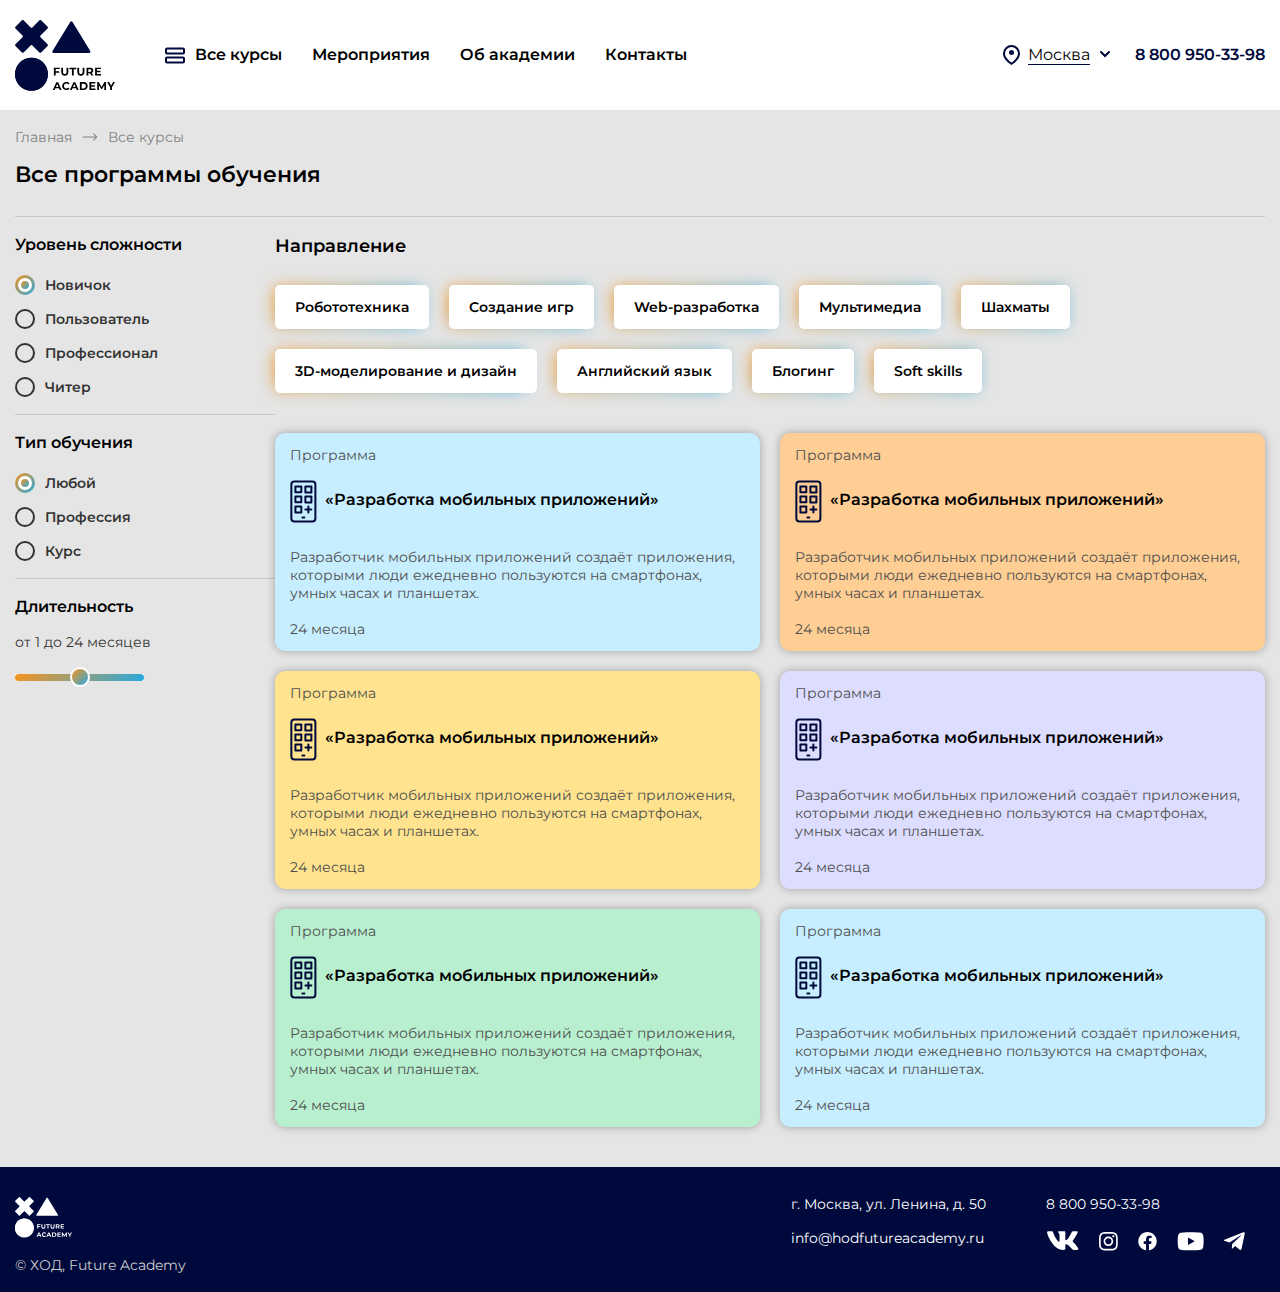
<file: courses.html>
<!DOCTYPE html>
<html lang="ru">

<head>
	<title>Все курсы</title>
	<meta charset="UTF-8">
	<meta name="format-detection" content="telephone=no">
	<link href="https://fonts.googleapis.com/css2?family=Montserrat:wght@400;500;600;700&display=swap&_v=20221011204657"
		rel="stylesheet">
	<style>
		.wrapper {
			opacity: 0;
		}
	</style>
	<link rel="stylesheet" href="css/style.min.css?_v=20221011204657">
	<!-- <meta name="robots" content="noindex, nofollow"> -->
	<meta name="viewport" content="width=device-width, initial-scale=1.0">
</head>

<body>
	<div class="wrapper">
		<header class="header">
			<div class="header__container header__content">

				<a href="index.html" class="header_icon">
					<img src="img/Header/head-icon.svg" alt="logo">
					<img class="--mob__logo" src="img/Header/mob-logo.svg" alt="logo">
				</a>

				<nav class="header_menu">
					<ul class="menu_list">
						<li><a href="courses.html" class="menu_link --allList__svg _ahv">Все курсы</a></li>
						<li><a href="events.html" class="menu_link _ahv">Мероприятия</a></li>
						<li><a href="about.html" class="menu_link _ahv">Об академии</a></li>
						<li><a href="contacts.html" class="menu_link _ahv">Контакты</a></li>
					</ul>
				</nav>

				<div class="header_info">
					<ul class="info_list">
						<li>
							<a href="#" class="info_link --map__svg"><span
									class="info__span city-span">Москва</span></a>
						</li>
						<li><a href="#" class="info_link info__number">8 800 950-33-98</a></li>
					</ul>
				</div>

				<div class="burger__content">
					<div class="_burgerSTX" id="_burgerSTX">
						<span class="span-one"></span>
						<span class="span-two"></span>
						<span class="span-three"></span>
					</div>
				</div>

				<asaide class="header__asaide-city">
					<h2 class="asaide-city__title">Выберете свой город</h2>
					<div class="asaide-city__content">
						<ul class="asaide-city__list">
							<li class="asaide-city__link city-link">Москва</li>
							<li class="asaide-city__link city-link">Ростов</li>
							<li class="asaide-city__link city-link">Тула</li>
							<li class="asaide-city__link city-link">Ставрополь</li>
							<li class="asaide-city__link city-link">Урал</li>
							<li class="asaide-city__link city-link">Дербент</li>
							<li class="asaide-city__link city-link">Сочи</li>
						</ul>
						<ul class="asaide-city__list">
							<li class="asaide-city__link city-link">Тверь</li>
							<li class="asaide-city__link city-link">Дмитров</li>
							<li class="asaide-city__link city-link">Рязань</li>
							<li class="asaide-city__link city-link">Воронеж</li>
							<li class="asaide-city__link city-link">Владимир</li>
							<li class="asaide-city__link city-link">Орел</li>
							<li class="asaide-city__link city-link">Коломна</li>
						</ul>
						<ul class="asaide-city__list">
							<li class="asaide-city__link city-link">Анапа</li>
							<li class="asaide-city__link city-link">Тамбов</li>
							<li class="asaide-city__link city-link">Саратов</li>
							<li class="asaide-city__link city-link">Смоленск</li>
							<li class="asaide-city__link city-link">Самара</li>
							<li class="asaide-city__link city-link">Пенза</li>
							<li class="asaide-city__link city-link">Липецк</li>
						</ul>
						<ul class="asaide-city__list">
							<li class="asaide-city__link city-link">Краснодар</li>
							<li class="asaide-city__link city-link">Калуга</li>
							<li class="asaide-city__link city-link">Брянск</li>
							<li class="asaide-city__link city-link">Волгоград</li>
							<li class="asaide-city__link city-link">Казань</li>
							<li class="asaide-city__link city-link">Саранск</li>
							<li class="asaide-city__link city-link">Абакан</li>
						</ul>
						<ul class="asaide-city__list">
							<li class="asaide-city__link city-link">Уфа</li>
							<li class="asaide-city__link city-link">Омск</li>
							<li class="asaide-city__link city-link">Пермь</li>
							<li class="asaide-city__link city-link">Курск</li>
							<li class="asaide-city__link city-link">Грозный</li>
							<li class="asaide-city__link city-link">Магадан</li>
							<li class="asaide-city__link city-link">Алушта</li>
						</ul>
					</div>
				</asaide>

			</div>

			<asaide class="header__asaide" id="header__asaide">
				<nav class="asaide__menu">
					<ul class="asaide__menu-list">

						<li><a href="courses.html" class="asaide__menu-link --allList__svg">Все курсы</a></li>
						<li><a href="events.html" class="asaide__menu-link">Мероприятия</a></li>
						<li><a href="about.html" class="asaide__menu-link">Об академии</a></li>
						<li><a href="contacts.html" class="asaide__menu-link">Контакты</a></li>

					</ul>
				</nav>

				<ul class="asaide__info">
					<div class="asaide__info-content">
						<li><a href="#" class="asaide__info-link --map__svg asaide__info-city"><span
									class="asaide__info-citySpan mobCity-span">Нижний Новгород</span></a></li>
						<div class="city__wrapper">
							<ul class="city__list">
								<li class="mobCity-link">Москва</li>
								<li class="mobCity-link">Ростов</li>
								<li class="mobCity-link">Тула</li>
								<li class="mobCity-link">Ставрополь</li>
								<li class="mobCity-link">Урал</li>
								<li class="mobCity-link">Дербент</li>
								<li class="mobCity-link">Сочи</li>
								<li class="mobCity-link">Тверь</li>
								<li class="mobCity-link">Дмитров</li>
								<li class="mobCity-link">Рязань</li>
								<li class="mobCity-link">Воронеж</li>
								<li class="mobCity-link">Владимир</li>
								<li class="mobCity-link">Орел</li>
								<li class="mobCity-link">Коломна</li>
								<li class="mobCity-link">Анапа</li>
								<li class="mobCity-link">Тамбов</li>
								<li class="mobCity-link">Саратов</li>
								<li class="mobCity-link">Смоленск</li>
								<li class="mobCity-link">Самара</li>
								<li class="mobCity-link">Пенза</li>
								<li class="mobCity-link">Липецк</li>
								<li class="mobCity-link">Краснодар</li>
								<li class="mobCity-link">Калуга</li>
								<li class="mobCity-link">Брянск</li>
								<li class="mobCity-link">Волгоград</li>
								<li class="mobCity-link">Казань</li>
								<li class="mobCity-link">Саранск</li>
								<li class="mobCity-link">Абакан</li>
								<li class="mobCity-link">Уфа</li>
								<li class="mobCity-link">Омск</li>
								<li class="mobCity-link">Пермь</li>
								<li class="mobCity-link">Курск</li>
								<li class="mobCity-link">Грозный</li>
								<li class="mobCity-link">Магадан</li>
								<li class="mobCity-link">Алушта</li>
							</ul>
						</div>
					</div>

					<li><a href="#" class="asaide__info-link info__number">8 800 950-33-98</a></li>
				</ul>

				<div class="asaide__adress">
					<span>г. Москва, ул. Ленина, д. 50</span>
					<span>info@hodfutureacademy.ru</span>
				</div>

				<ul class="asaide__messenger">
					<a href="https://vk.com/"><img src="img/Header/vk.svg" alt="vk"></a>
					<a href="http://instagram.com/"><img src="img/Header/instagram.svg" alt="instagram"></a>
					<a href="http://facebook.com/"><img src="img/Header/facebock.svg" alt="facebock"></a>
					<a href="https://www.youtube.com/"><img src="img/Header/youtube.svg" alt="youtube"></a>
					<a href="https://telegram.org/"><img src="img/Header/telegram.svg" alt="telegram"></a>
				</ul>
			</asaide>

		</header>
		<main class="page">
			<section class="course">
				<div class="course__container course__content">
					<div class="contacts__navigation events__navigation">
						<a href="index.html">Главная</a>
						<img src="img/Contacts/arrow.svg" alt="arrow">
						<a href="courses.html">Все курсы</a>
					</div>

					<h1 class="course__title">Все программы обучения</h1>

					<div class="course__flex">
						<div class="course__filter">
							<div class="course__filter-box">
								<h3 class="course__filter-title">Уровень сложности</h3>
								<input type="radio" name="level" checked id="recruit-radio">
								<label class="filter-radio" for="recruit-radio">Новичок</label>

								<input type="radio" name="level" id="user-radio">
								<label class="filter-radio" for="user-radio">Пользователь</label>

								<input type="radio" name="level" id="prof-radio">
								<label class="filter-radio" for="prof-radio">Профессионал</label>

								<input type="radio" name="level" id="chit-radio">
								<label class="filter-radio" for="chit-radio">Читер</label>
							</div>

							<div class="course__filter-box">
								<h3 class="course__filter-title">Тип обучения</h3>
								<input type="radio" name="type" checked id="any-radio">
								<label class="filter-radio" for="any-radio">Любой</label>

								<input type="radio" name="type" id="major-radio">
								<label class="filter-radio" for="major-radio">Профессия</label>

								<input type="radio" name="type" id="course-radio">
								<label class="filter-radio" for="course-radio">Курс</label>
							</div>

							<div class="course__time-box">
								<h3 class="course__filter-title">Длительность</h3>
								<label for="filter-range">от 1 до 24 месяцев</label>
								<input class="time-range" type="range">
							</div>
						</div>

						<div class="course__action">
							<h2 class="course__action-title">Направление</h2>
							<ul class="courses__actions-list">
								<li><a href="#" class="courses__actions-link">Робототехника</a></li>
								<li><a href="#" class="courses__actions-link">Создание игр</a></li>
								<li><a href="#" class="courses__actions-link">Web-разработка</a></li>
								<li><a href="#" class="courses__actions-link">Мультимедиа</a></li>
								<li><a href="#" class="courses__actions-link">Шахматы</a></li>
								<li><a href="#" class="courses__actions-link">3D-моделирование и дизайн</a></li>
								<li><a href="#" class="courses__actions-link">Английский язык</a></li>
								<li><a href="#" class="courses__actions-link">Блогинг</a></li>
								<li><a href="#" class="courses__actions-link">Soft skills</a></li>
							</ul>

							<div class="course__action-cards">
								<div class="course__action-card">
									<span class="events__card-info">Программа</span>
									<h3 class="events__card-title">«Разработка мобильных приложений»</h3>
									<p class="events__card-description">
										Разработчик мобильных приложений создаёт приложения, которыми люди ежедневно
										пользуются
										на смартфонах, умных часах и планшетах.
									</p>
									<span class="events__card-data">24 месяца</span>
								</div>
								<div class="course__action-card">
									<span class="events__card-info">Программа</span>
									<h3 class="events__card-title">«Разработка мобильных приложений»</h3>
									<p class="events__card-description">
										Разработчик мобильных приложений создаёт приложения, которыми люди ежедневно
										пользуются
										на смартфонах, умных часах и планшетах.
									</p>
									<span class="events__card-data">24 месяца</span>
								</div>
								<div class="course__action-card">
									<span class="events__card-info">Программа</span>
									<h3 class="events__card-title">«Разработка мобильных приложений»</h3>
									<p class="events__card-description">
										Разработчик мобильных приложений создаёт приложения, которыми люди ежедневно
										пользуются
										на смартфонах, умных часах и планшетах.
									</p>
									<span class="events__card-data">24 месяца</span>
								</div>
								<div class="course__action-card">
									<span class="events__card-info">Программа</span>
									<h3 class="events__card-title">«Разработка мобильных приложений»</h3>
									<p class="events__card-description">
										Разработчик мобильных приложений создаёт приложения, которыми люди ежедневно
										пользуются
										на смартфонах, умных часах и планшетах.
									</p>
									<span class="events__card-data">24 месяца</span>
								</div>
								<div class="course__action-card">
									<span class="events__card-info">Программа</span>
									<h3 class="events__card-title">«Разработка мобильных приложений»</h3>
									<p class="events__card-description">
										Разработчик мобильных приложений создаёт приложения, которыми люди ежедневно
										пользуются
										на смартфонах, умных часах и планшетах.
									</p>
									<span class="events__card-data">24 месяца</span>
								</div>
								<div class="course__action-card">
									<span class="events__card-info">Программа</span>
									<h3 class="events__card-title">«Разработка мобильных приложений»</h3>
									<p class="events__card-description">
										Разработчик мобильных приложений создаёт приложения, которыми люди ежедневно
										пользуются
										на смартфонах, умных часах и планшетах.
									</p>
									<span class="events__card-data">24 месяца</span>
								</div>
							</div>
						</div>
					</div>

				</div>
			</section>
		</main>
		<footer class="footer">
			<div class="footer__container footer__content">

				<div class="footer__body">
					<a href="index.html" class="footer__logo"><img src="img/Header/mob-logo.svg" alt="logo"></a>
					<span>© ХОД, Future Academy</span>
				</div>

				<div class="footer__info">
					<span>г. Москва, ул. Ленина, д. 50</span>
					<span>info@hodfutureacademy.ru</span>
				</div>

				<div class="footer__messenger">
					<span>8 800 950-33-98 </span>
					<ul class="footer__messenger-list">
						<a href="https://vk.com/" class="footer__messenger-link"><img src="img/Footer/vk.svg"
								alt="vk"></a>
						<a href="http://instagram.com/" class="footer__messenger-link"><img
								src="img/Footer/instagram.svg" alt="instagram"></a>
						<a href="http://facebook.com/" class="footer__messenger-link"><img src="img/Footer/facebook.svg"
								alt="facebook"></a>
						<a href="https://www.youtube.com/" class="footer__messenger-link"><img
								src="img/Footer/youtube.svg" alt="youtube"></a>
						<a href="https://telegram.org/" class="footer__messenger-link"><img
								src="img/Footer/telegram.svg" alt="telegram"></a>
					</ul>
				</div>
			</div>
		</footer>
	</div>

	<script src="https://code.jquery.com/jquery-3.6.0.min.js?_v=20221011204657"></script>
	<script src="js/app.min.js?_v=20221011204657"></script>
</body>

</html>
</file>
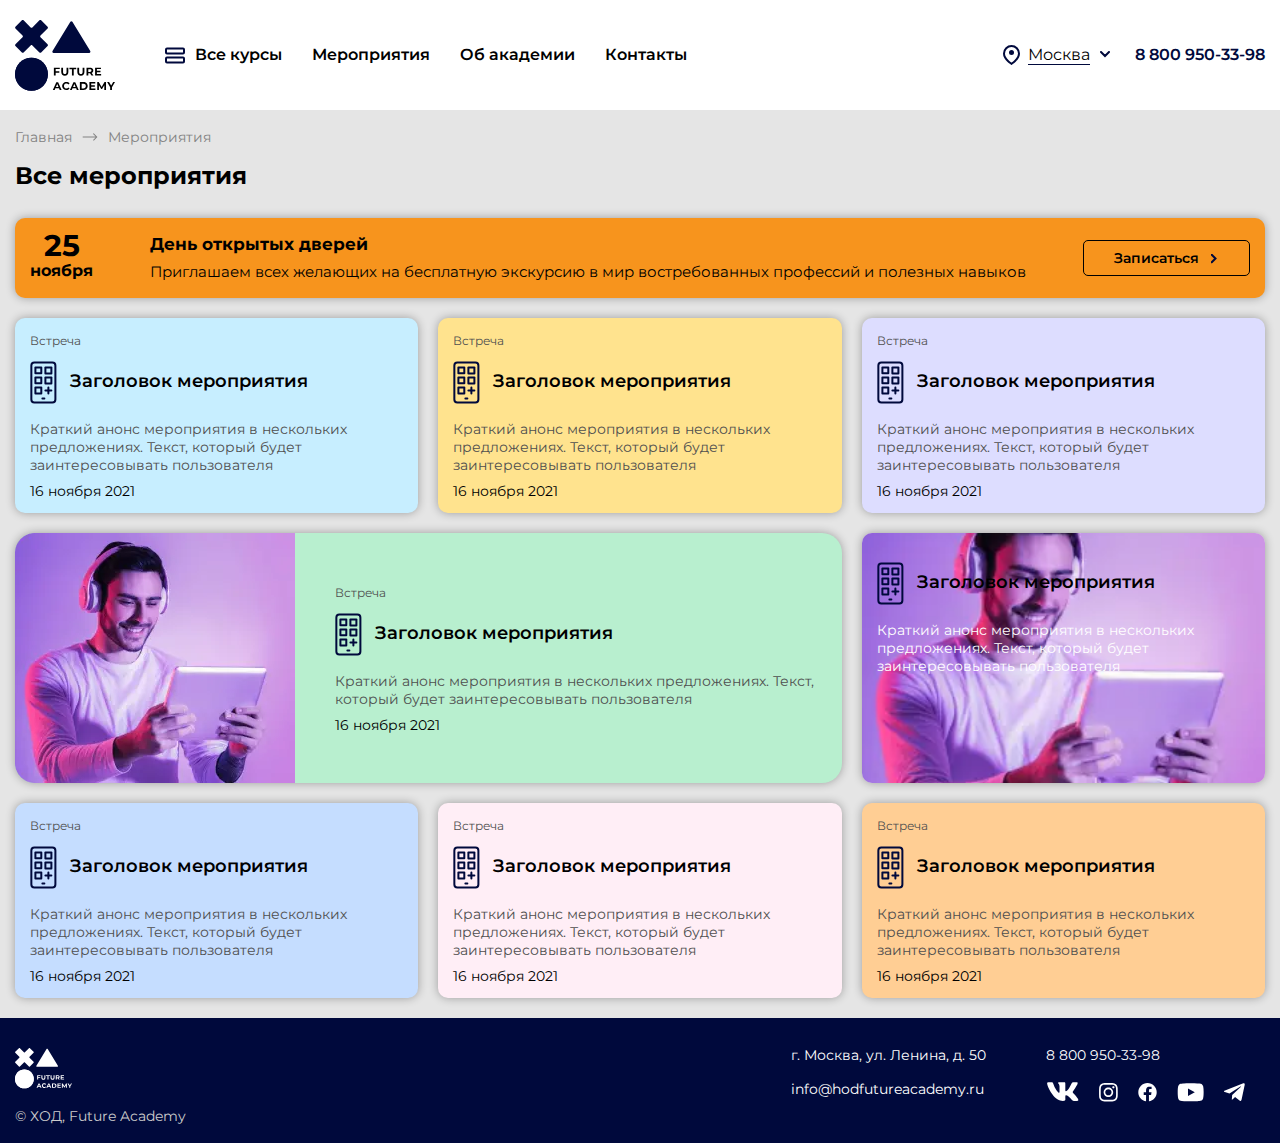
<file: events.html>
<!DOCTYPE html>
<html lang="ru">

<head>
	<title>Все мероприятия</title>
	<meta charset="UTF-8">
	<meta name="format-detection" content="telephone=no">
	<link href="https://fonts.googleapis.com/css2?family=Montserrat:wght@400;500;600;700&display=swap&_v=20221011204657"
		rel="stylesheet">
	<style>
		.wrapper {
			opacity: 0;
		}
	</style>
	<link rel="stylesheet" href="css/style.min.css?_v=20221011204657">
	<!-- <meta name="robots" content="noindex, nofollow"> -->
	<meta name="viewport" content="width=device-width, initial-scale=1.0">
</head>

<body>
	<div class="wrapper">
		<header class="header">
			<div class="header__container header__content">

				<a href="index.html" class="header_icon">
					<img src="img/Header/head-icon.svg" alt="logo">
					<img class="--mob__logo" src="img/Header/mob-logo.svg" alt="logo">
				</a>

				<nav class="header_menu">
					<ul class="menu_list">
						<li><a href="courses.html" class="menu_link --allList__svg _ahv">Все курсы</a></li>
						<li><a href="events.html" class="menu_link _ahv">Мероприятия</a></li>
						<li><a href="about.html" class="menu_link _ahv">Об академии</a></li>
						<li><a href="contacts.html" class="menu_link _ahv">Контакты</a></li>
					</ul>
				</nav>

				<div class="header_info">
					<ul class="info_list">
						<li>
							<a href="#" class="info_link --map__svg"><span
									class="info__span city-span">Москва</span></a>
						</li>
						<li><a href="#" class="info_link info__number">8 800 950-33-98</a></li>
					</ul>
				</div>

				<div class="burger__content">
					<div class="_burgerSTX" id="_burgerSTX">
						<span class="span-one"></span>
						<span class="span-two"></span>
						<span class="span-three"></span>
					</div>
				</div>

				<asaide class="header__asaide-city">
					<h2 class="asaide-city__title">Выберете свой город</h2>
					<div class="asaide-city__content">
						<ul class="asaide-city__list">
							<li class="asaide-city__link city-link">Москва</li>
							<li class="asaide-city__link city-link">Ростов</li>
							<li class="asaide-city__link city-link">Тула</li>
							<li class="asaide-city__link city-link">Ставрополь</li>
							<li class="asaide-city__link city-link">Урал</li>
							<li class="asaide-city__link city-link">Дербент</li>
							<li class="asaide-city__link city-link">Сочи</li>
						</ul>
						<ul class="asaide-city__list">
							<li class="asaide-city__link city-link">Тверь</li>
							<li class="asaide-city__link city-link">Дмитров</li>
							<li class="asaide-city__link city-link">Рязань</li>
							<li class="asaide-city__link city-link">Воронеж</li>
							<li class="asaide-city__link city-link">Владимир</li>
							<li class="asaide-city__link city-link">Орел</li>
							<li class="asaide-city__link city-link">Коломна</li>
						</ul>
						<ul class="asaide-city__list">
							<li class="asaide-city__link city-link">Анапа</li>
							<li class="asaide-city__link city-link">Тамбов</li>
							<li class="asaide-city__link city-link">Саратов</li>
							<li class="asaide-city__link city-link">Смоленск</li>
							<li class="asaide-city__link city-link">Самара</li>
							<li class="asaide-city__link city-link">Пенза</li>
							<li class="asaide-city__link city-link">Липецк</li>
						</ul>
						<ul class="asaide-city__list">
							<li class="asaide-city__link city-link">Краснодар</li>
							<li class="asaide-city__link city-link">Калуга</li>
							<li class="asaide-city__link city-link">Брянск</li>
							<li class="asaide-city__link city-link">Волгоград</li>
							<li class="asaide-city__link city-link">Казань</li>
							<li class="asaide-city__link city-link">Саранск</li>
							<li class="asaide-city__link city-link">Абакан</li>
						</ul>
						<ul class="asaide-city__list">
							<li class="asaide-city__link city-link">Уфа</li>
							<li class="asaide-city__link city-link">Омск</li>
							<li class="asaide-city__link city-link">Пермь</li>
							<li class="asaide-city__link city-link">Курск</li>
							<li class="asaide-city__link city-link">Грозный</li>
							<li class="asaide-city__link city-link">Магадан</li>
							<li class="asaide-city__link city-link">Алушта</li>
						</ul>
					</div>
				</asaide>

			</div>

			<asaide class="header__asaide" id="header__asaide">
				<nav class="asaide__menu">
					<ul class="asaide__menu-list">

						<li><a href="courses.html" class="asaide__menu-link --allList__svg">Все курсы</a></li>
						<li><a href="events.html" class="asaide__menu-link">Мероприятия</a></li>
						<li><a href="about.html" class="asaide__menu-link">Об академии</a></li>
						<li><a href="contacts.html" class="asaide__menu-link">Контакты</a></li>

					</ul>
				</nav>

				<ul class="asaide__info">
					<div class="asaide__info-content">
						<li><a href="#" class="asaide__info-link --map__svg asaide__info-city"><span
									class="asaide__info-citySpan mobCity-span">Нижний Новгород</span></a></li>
						<div class="city__wrapper">
							<ul class="city__list">
								<li class="mobCity-link">Москва</li>
								<li class="mobCity-link">Ростов</li>
								<li class="mobCity-link">Тула</li>
								<li class="mobCity-link">Ставрополь</li>
								<li class="mobCity-link">Урал</li>
								<li class="mobCity-link">Дербент</li>
								<li class="mobCity-link">Сочи</li>
								<li class="mobCity-link">Тверь</li>
								<li class="mobCity-link">Дмитров</li>
								<li class="mobCity-link">Рязань</li>
								<li class="mobCity-link">Воронеж</li>
								<li class="mobCity-link">Владимир</li>
								<li class="mobCity-link">Орел</li>
								<li class="mobCity-link">Коломна</li>
								<li class="mobCity-link">Анапа</li>
								<li class="mobCity-link">Тамбов</li>
								<li class="mobCity-link">Саратов</li>
								<li class="mobCity-link">Смоленск</li>
								<li class="mobCity-link">Самара</li>
								<li class="mobCity-link">Пенза</li>
								<li class="mobCity-link">Липецк</li>
								<li class="mobCity-link">Краснодар</li>
								<li class="mobCity-link">Калуга</li>
								<li class="mobCity-link">Брянск</li>
								<li class="mobCity-link">Волгоград</li>
								<li class="mobCity-link">Казань</li>
								<li class="mobCity-link">Саранск</li>
								<li class="mobCity-link">Абакан</li>
								<li class="mobCity-link">Уфа</li>
								<li class="mobCity-link">Омск</li>
								<li class="mobCity-link">Пермь</li>
								<li class="mobCity-link">Курск</li>
								<li class="mobCity-link">Грозный</li>
								<li class="mobCity-link">Магадан</li>
								<li class="mobCity-link">Алушта</li>
							</ul>
						</div>
					</div>

					<li><a href="#" class="asaide__info-link info__number">8 800 950-33-98</a></li>
				</ul>

				<div class="asaide__adress">
					<span>г. Москва, ул. Ленина, д. 50</span>
					<span>info@hodfutureacademy.ru</span>
				</div>

				<ul class="asaide__messenger">
					<a href="https://vk.com/"><img src="img/Header/vk.svg" alt="vk"></a>
					<a href="http://instagram.com/"><img src="img/Header/instagram.svg" alt="instagram"></a>
					<a href="http://facebook.com/"><img src="img/Header/facebock.svg" alt="facebock"></a>
					<a href="https://www.youtube.com/"><img src="img/Header/youtube.svg" alt="youtube"></a>
					<a href="https://telegram.org/"><img src="img/Header/telegram.svg" alt="telegram"></a>
				</ul>
			</asaide>

		</header>
		<main class="page">
			<section class="events">
				<div class="events__container events__content">

					<div class="contacts__navigation events__navigation">
						<a href="index.html">Главная</a>
						<img src="img/Contacts/arrow.svg" alt="arrow">
						<a href="events.html">Мероприятия</a>
					</div>

					<h1 class="events__title">Все мероприятия</h1>

					<div class="events__card-content">
						<div class="events__card">
							<p class="events__invite-data">25 <span>ноября</span></p>
							<div class="events__invite-body">
								<h3 class="events__invite-title">День открытых дверей </h3>
								<p class="events__invite-subTitle">
									Приглашаем всех желающих на бесплатную экскурсию
									в мир востребованных профессий и полезных навыков
								</p>
							</div>
							<div class="events__invite-btn _btn">
								Записаться
								<img src="img/Header/arrow-down.svg" alt="arrow">
							</div>
						</div>
						<div class="events__card">
							<span class="events__card-info">Встреча</span>
							<h3 class="events__card-title">Заголовок мероприятия</h3>
							<p class="events__card-description">
								Краткий анонс мероприятия в нескольких предложениях.
								Текст, который будет заинтересовывать пользователя
							</p>
							<span class="events__card-data">16 ноября 2021</span>
						</div>
						<div class="events__card">
							<span class="events__card-info">Встреча</span>
							<h3 class="events__card-title">Заголовок мероприятия</h3>
							<p class="events__card-description">
								Краткий анонс мероприятия в нескольких предложениях.
								Текст, который будет заинтересовывать пользователя
							</p>
							<span class="events__card-data">16 ноября 2021</span>
						</div>
						<div class="events__card">
							<span class="events__card-info">Встреча</span>
							<h3 class="events__card-title">Заголовок мероприятия</h3>
							<p class="events__card-description">
								Краткий анонс мероприятия в нескольких предложениях.
								Текст, который будет заинтересовывать пользователя
							</p>
							<span class="events__card-data">16 ноября 2021</span>
						</div>
						<div class="events__card">
							<picture>
								<source srcset="img/Events/card-bg.webp" type="image/webp"><img
									src="img/Events/card-bg.png" alt="card">
							</picture>
							<div class="events__card-flex">
								<span class="events__card-info">Встреча</span>
								<h3 class="events__card-title">Заголовок мероприятия</h3>
								<p class="events__card-description">
									Краткий анонс мероприятия в нескольких предложениях.
									Текст, который будет заинтересовывать пользователя
								</p>
								<span class="events__card-data">16 ноября 2021</span>
							</div>
						</div>
						<div class="events__card">
							<h3 class="events__card-title">Заголовок мероприятия</h3>
							<p class="events__card-description">
								Краткий анонс мероприятия в нескольких предложениях.
								Текст, который будет заинтересовывать пользователя
							</p>
						</div>
						<div class="events__card">
							<span class="events__card-info">Встреча</span>
							<h3 class="events__card-title">Заголовок мероприятия</h3>
							<p class="events__card-description">
								Краткий анонс мероприятия в нескольких предложениях.
								Текст, который будет заинтересовывать пользователя
							</p>
							<span class="events__card-data">16 ноября 2021</span>
						</div>
						<div class="events__card">
							<span class="events__card-info">Встреча</span>
							<h3 class="events__card-title">Заголовок мероприятия</h3>
							<p class="events__card-description">
								Краткий анонс мероприятия в нескольких предложениях.
								Текст, который будет заинтересовывать пользователя
							</p>
							<span class="events__card-data">16 ноября 2021</span>
						</div>
						<div class="events__card">
							<span class="events__card-info">Встреча</span>
							<h3 class="events__card-title">Заголовок мероприятия</h3>
							<p class="events__card-description">
								Краткий анонс мероприятия в нескольких предложениях.
								Текст, который будет заинтересовывать пользователя
							</p>
							<span class="events__card-data">16 ноября 2021</span>
						</div>
					</div>

				</div>
			</section>
		</main>
		<footer class="footer">
			<div class="footer__container footer__content">

				<div class="footer__body">
					<a href="index.html" class="footer__logo"><img src="img/Header/mob-logo.svg" alt="logo"></a>
					<span>© ХОД, Future Academy</span>
				</div>

				<div class="footer__info">
					<span>г. Москва, ул. Ленина, д. 50</span>
					<span>info@hodfutureacademy.ru</span>
				</div>

				<div class="footer__messenger">
					<span>8 800 950-33-98 </span>
					<ul class="footer__messenger-list">
						<a href="https://vk.com/" class="footer__messenger-link"><img src="img/Footer/vk.svg"
								alt="vk"></a>
						<a href="http://instagram.com/" class="footer__messenger-link"><img
								src="img/Footer/instagram.svg" alt="instagram"></a>
						<a href="http://facebook.com/" class="footer__messenger-link"><img src="img/Footer/facebook.svg"
								alt="facebook"></a>
						<a href="https://www.youtube.com/" class="footer__messenger-link"><img
								src="img/Footer/youtube.svg" alt="youtube"></a>
						<a href="https://telegram.org/" class="footer__messenger-link"><img
								src="img/Footer/telegram.svg" alt="telegram"></a>
					</ul>
				</div>
			</div>
		</footer>
	</div>

	<script src="https://code.jquery.com/jquery-3.6.0.min.js?_v=20221011204657"></script>
	<script src="js/app.min.js?_v=20221011204657"></script>
</body>

</html>
</file>
<file: css/style.min.css>
@charset "UTF-8";.ms--animation__content{display:-webkit-box;display:-ms-flexbox;display:flex;-webkit-box-align:center;-ms-flex-align:center;align-items:center;-webkit-box-pack:center;-ms-flex-pack:center;justify-content:center;position:fixed;z-index:50;background-color:#fff;min-width:100%;min-height:100vh}.ms--animation__content .ms--animation__logo{position:relative;display:-webkit-box;display:-ms-flexbox;display:flex;-webkit-box-align:center;-ms-flex-align:center;align-items:center;-webkit-box-pack:justify;-ms-flex-pack:justify;justify-content:space-between;background-color:#f05454;border-radius:5px;width:80px;height:65px;padding:0 12px;-webkit-transition:-webkit-transform .9s linear;transition:-webkit-transform .9s linear;-o-transition:transform .9s linear;transition:transform .9s linear;transition:transform .9s linear,-webkit-transform .9s linear}.ms--animation__content .ms--animation__logo .ms--animation__word{font-size:30px;font-weight:600;color:#4f4f4f;-webkit-transition:color .3s linear;-o-transition:color .3s linear;transition:color .3s linear}.ms--animation__content .ms--animation__logo .ms-M{color:#fafafa;z-index:3}.ms--animation__content .ms--animation__logo .ms-S{color:#4f4f4f;z-index:3}.ms--animation__content .ms--animation__logo::after{position:absolute;content:"";width:80px;height:0;z-index:2;top:0;left:0;-webkit-transition:height .5s linear;-o-transition:height .5s linear;transition:height .5s linear;background-color:#4f4f4f;border-radius:5px}.ms--animation__active .ms--animation__logo{-webkit-transform:scale(1.1);-ms-transform:scale(1.1);transform:scale(1.1)}.ms--animation__active .ms--animation__logo::after{height:65px}.ms--animation__active .ms--animation__logo .ms-M{color:#f05454}.ms--animation__active .ms--animation__logo .ms-S{color:#fafafa}*{padding:0;margin:0;border:0}*,:after,:before{-webkit-box-sizing:border-box;box-sizing:border-box}:active,:focus{outline:0}a:active,a:focus{outline:0}body,html{height:100%;min-width:320px}body{color:#000;line-height:1;font-family:Montserrat;font-size:.875rem;-ms-text-size-adjust:100%;-moz-text-size-adjust:100%;-webkit-text-size-adjust:100%;-webkit-font-smoothing:antialiased;-moz-osx-font-smoothing:grayscale}button,input,textarea{font-family:Montserrat;font-size:inherit}button{cursor:pointer;color:inherit;background-color:inherit}a{color:inherit}a:link,a:visited{text-decoration:none}a:hover{text-decoration:none}ul li{list-style:none}img{vertical-align:top}h1,h2,h3,h4,h5,h6{font-weight:inherit;font-size:inherit}body{position:relative;background-color:#e5e5e5}.lock body{overflow:hidden;-ms-touch-action:none;touch-action:none}.wrapper{min-height:100%;display:-webkit-box;display:-ms-flexbox;display:flex;-webkit-box-orient:vertical;-webkit-box-direction:normal;-ms-flex-direction:column;flex-direction:column;overflow:hidden;opacity:1}.wrapper>main{-webkit-box-flex:1;-ms-flex:1 1 auto;flex:1 1 auto}.wrapper>*{min-width:0}[class*=__container]{max-width:80.625rem;-webkit-box-sizing:content-box;box-sizing:content-box;margin:0 auto;padding:0 .9375rem}*{padding:0;margin:0;border:0}*,:after,:before{-webkit-box-sizing:border-box;box-sizing:border-box}:active,:focus{outline:0}a:active,a:focus{outline:0}body,html{height:100%;min-width:320px}body{color:#000;line-height:1;font-family:Montserrat;font-size:.875rem;-ms-text-size-adjust:100%;-moz-text-size-adjust:100%;-webkit-text-size-adjust:100%;-webkit-font-smoothing:antialiased;-moz-osx-font-smoothing:grayscale}button,input,textarea{font-family:Montserrat;font-size:inherit}button{cursor:pointer;color:inherit;background-color:inherit}a{color:inherit}a:link,a:visited{text-decoration:none}a:hover{text-decoration:none}ul li{list-style:none}img{vertical-align:top}h1,h2,h3,h4,h5,h6{font-weight:inherit;font-size:inherit}.form__popup{visibility:hidden;opacity:0;position:fixed;top:0;left:0;bottom:0;right:0;background-color:rgba(0,0,0,.4);z-index:50;-webkit-transition:all .3s linear;-o-transition:all .3s linear;transition:all .3s linear}.form__popup .popup__content{display:-webkit-box;display:-ms-flexbox;display:flex;-webkit-box-align:center;-ms-flex-align:center;align-items:center;-webkit-box-pack:center;-ms-flex-pack:center;justify-content:center;position:absolute;top:50%;left:50%;margin-top:-40px;margin-left:-175px;width:350px;height:80px;background-color:#fff;border-radius:50px}.form__popup .popup__content::before{position:absolute;content:"";top:0;left:0;height:100%;width:0;background-color:#00093c;border-radius:50px;-webkit-transition:all 0s linear;-o-transition:all 0s linear;transition:all 0s linear}.form__popup .popup__content .popup__title{font-size:16px;font-weight:600;z-index:10;-webkit-transition:all .3s linear;-o-transition:all .3s linear;transition:all .3s linear}.form__popup .popup__content .popup__check{width:30px;height:30px;margin:0 0 0 5px;-webkit-transition:all .3s linear;-o-transition:all .3s linear;transition:all .3s linear;z-index:10}.form__popup-active{visibility:visible;opacity:1;-webkit-transition:all .3s linear;-o-transition:all .3s linear;transition:all .3s linear}.form__popup-active .popup__content::before{width:350px;z-index:5;-webkit-transition:all 1s linear;-o-transition:all 1s linear;transition:all 1s linear}.form__popup-active .popup__content .popup__title{color:#fff}._ahv{position:relative;-webkit-transition:opacity .3s cubic-bezier(.51,.92,.24,1);-o-transition:opacity .3s cubic-bezier(.51,.92,.24,1);transition:opacity .3s cubic-bezier(.51,.92,.24,1)}.burger__content{display:none;-ms-flex-item-align:center;-ms-grid-row-align:center;align-self:center;-webkit-transform:translateY(-2px);-ms-transform:translateY(-2px);transform:translateY(-2px);margin:0 0 0 10px}.burger__content:hover{cursor:pointer}._burgerSTX{position:relative;width:55px;height:40px;display:-webkit-box;display:-ms-flexbox;display:flex;-webkit-box-orient:vertical;-webkit-box-direction:normal;-ms-flex-direction:column;flex-direction:column;-webkit-box-align:center;-ms-flex-align:center;align-items:center;margin:0 -15px 0 0}._burgerSTX span{position:absolute;display:block;top:50%;margin-top:-1px;width:34px;height:3px;background-color:#00093c;border-radius:20px;-webkit-transition:.2s;-o-transition:.2s;transition:.2s}._burgerSTX .span-one{-webkit-transform:translateY(-9px);-ms-transform:translateY(-9px);transform:translateY(-9px)}._burgerSTX .span-two{width:25px;right:10px}._burgerSTX .span-three{-webkit-transform:translateY(9px);-ms-transform:translateY(9px);transform:translateY(9px)}._burgerSTX-active .span-two{display:none}._burgerSTX-active .span-one{-webkit-transform:rotate(45deg);-ms-transform:rotate(45deg);transform:rotate(45deg)}._burgerSTX-active .span-three{-webkit-transform:rotate(-45deg);-ms-transform:rotate(-45deg);transform:rotate(-45deg)}._flex{display:-webkit-box;display:-ms-flexbox;display:flex;-webkit-box-align:center;-ms-flex-align:center;align-items:center}._btn{display:-webkit-inline-box;display:-ms-inline-flexbox;display:inline-flex;-webkit-box-align:center;-ms-flex-align:center;align-items:center;-webkit-box-pack:center;-ms-flex-pack:center;justify-content:center;border-radius:5px;padding:10px 30px;-webkit-transition:all .3s ease;-o-transition:all .3s ease;transition:all .3s ease;font-weight:600;cursor:pointer}._btn:hover{-webkit-transform:scale(1.05);-ms-transform:scale(1.05);transform:scale(1.05)}._btn img{-webkit-transform:rotate(-90deg);-ms-transform:rotate(-90deg);transform:rotate(-90deg);margin:1px 0 0 10px}.cards__title{font-size:18px;font-weight:600;margin:20px 0}.cards__subTitle{font-size:16px;line-height:20px}.header{position:relative;background-color:#fff}.header__content{position:relative;display:-webkit-box;display:-ms-flexbox;display:flex;-webkit-box-align:center;-ms-flex-align:center;align-items:center;min-height:110px;z-index:10;background-color:#fff}.--map__svg{position:relative;border-bottom:1px solid #00093c}.--map__svg::before{position:absolute;content:url(../img/Header/map.svg);top:0;left:-25px}.--map__svg::after{position:absolute;content:url(../img/Header/arrow-down.svg);-webkit-transition:all .3s ease;-o-transition:all .3s ease;transition:all .3s ease;top:0;right:-20px}.--map__svg-active::after{-webkit-transform:rotate(180deg);-ms-transform:rotate(180deg);transform:rotate(180deg)}.--user__svg{position:relative}.--user__svg::before{position:absolute;content:url(../img/Header/user-icon.svg);top:0;left:-25px}.--allList__svg{position:relative;padding-left:30px}.--allList__svg::before{position:absolute;content:url(../img/Header/allList.svg);left:0}.header_icon{margin-right:50px}.header_icon .--mob__logo{display:none}.header_menu{-webkit-box-flex:1;-ms-flex:1 1 auto;flex:1 1 auto;margin-right:25px}.header_menu .menu_list{display:-webkit-box;display:-ms-flexbox;display:flex;-webkit-box-align:center;-ms-flex-align:center;align-items:center;-ms-flex-wrap:wrap;flex-wrap:wrap;row-gap:20px}.header_menu .menu_list .menu_link{font-size:16px;font-weight:600;margin:0 30px 40px 0}.header_info .info_list{display:-webkit-box;display:-ms-flexbox;display:flex;-webkit-box-align:center;-ms-flex-align:center;align-items:center;white-space:nowrap}.header_info .info_list .--map__svg{position:relative}.header_info .info_list .info_link{font-size:16px;margin:0 0 20px 45px}.header_info .info_list .info__number{color:#00093c;font-weight:600}.header__asaide{width:100%;max-width:100%;position:absolute;top:-800px;left:0;z-index:1;background-color:#fff;-webkit-transition:all .9s ease;-o-transition:all .9s ease;transition:all .9s ease;padding:20px 15px;min-height:100%}.header__asaide .asaide__menu{margin-bottom:5px}.header__asaide .asaide__menu .asaide__menu-list{display:-webkit-box;display:-ms-flexbox;display:flex;-webkit-box-align:center;-ms-flex-align:center;align-items:center;-ms-flex-wrap:wrap;flex-wrap:wrap}.header__asaide .asaide__menu .asaide__menu-list .asaide__menu-link{font-weight:600}.header__asaide .asaide__menu .asaide__menu-list li{margin:0 20px 20px 0}.header__asaide .asaide__info{margin-bottom:10px;z-index:10}.header__asaide .asaide__info .--map__svg{padding-left:25px;border:0;margin-right:60px}.header__asaide .asaide__info .--map__svg::before{left:0}.header__asaide .asaide__info .--user__svg{padding-left:25px}.header__asaide .asaide__info .--user__svg::before{left:0}.header__asaide .asaide__info .info__number{font-weight:600}.header__asaide .asaide__info li:not(:first-child){margin:0 0 30px}.header__asaide .asaide__info .asaide__info-content{padding:5px 0 0 0}.header__asaide .asaide__info .asaide__info-content .asaide__info-city--active::after{-webkit-transform:rotate(180deg);-ms-transform:rotate(180deg);transform:rotate(180deg)}.header__asaide .asaide__info .asaide__info-content .city__wrapper{height:0;overflow:auto;margin:30px 0 30px;-webkit-transition:all .5s ease;-o-transition:all .5s ease;transition:all .5s ease;border-left:1px solid #ccc;border-right:1px solid #ccc}.header__asaide .asaide__info .asaide__info-content .city__wrapper .city__list{padding:0 15px}.header__asaide .asaide__info .asaide__info-content .city__wrapper .city__list li{margin:20px 0 0;font-weight:600}.header__asaide .asaide__info .asaide__info-content .city__wrapper .city__list li:first-child{margin:10px 0 0}.header__asaide .asaide__info .asaide__info-content .city__wrapper--active{height:155px}.header__asaide .asaide__adress{margin-bottom:20px;display:-webkit-box;display:-ms-flexbox;display:flex;-webkit-box-align:center;-ms-flex-align:center;align-items:center;-ms-flex-wrap:wrap;flex-wrap:wrap}.header__asaide .asaide__adress span{margin:0 20px 20px 0}.header__asaide .asaide__messenger{display:-webkit-box;display:-ms-flexbox;display:flex;-webkit-box-align:center;-ms-flex-align:center;align-items:center}.header__asaide .asaide__messenger a{margin-right:30px}.asaide-active{-webkit-transition:all .5s ease;-o-transition:all .5s ease;transition:all .5s ease;top:90px}.header__asaide-city{position:absolute;top:110px;left:0;background:#00093c;z-index:10;max-width:100%;width:100%;visibility:hidden;opacity:0;padding:0 15px;-webkit-transition:all .5s ease;-o-transition:all .5s ease;transition:all .5s ease}.header__asaide-city::after{position:absolute;content:"";top:100%;margin-top:-2px;left:-10px;width:120%;max-width:120%;height:7px;background:-o-linear-gradient(315deg,#f7941d,#27aae1);background:linear-gradient(135deg,#f7941d,#27aae1);-webkit-filter:blur(3px);filter:blur(3px);z-index:-2}.header__asaide-city .asaide-city__title{color:#fff;font-weight:600;margin:20px 0 0 0;font-size:20px}.header__asaide-city .asaide-city__content{display:-webkit-box;display:-ms-flexbox;display:flex;-webkit-box-align:start;-ms-flex-align:start;align-items:flex-start;padding:30px 0 20px}.header__asaide-city .asaide-city__content .asaide-city__list{color:#fff;margin-right:50px}.header__asaide-city .asaide-city__content .asaide-city__list .asaide-city__link{font-size:16px;margin-bottom:15px;cursor:pointer}.header__asaide-city .asaide-city__content .asaide-city__list .asaide-city__link:hover{text-shadow:0 0 5px #fff}.asaide__city-active{visibility:visible;opacity:1}.footer{padding:30px 0 0;background-color:#00093c}.footer .footer__content{display:-webkit-box;display:-ms-flexbox;display:flex;-webkit-box-align:start;-ms-flex-align:start;align-items:flex-start;-ms-flex-wrap:wrap;flex-wrap:wrap}.footer * span{display:block;color:#fff}.footer * span:last-child{margin:20px 0 0}.footer__body{-webkit-box-flex:1;-ms-flex:1 1 auto;flex:1 1 auto;margin:0 60px 20px 0}.footer__body span{color:#ccc}.footer__info{margin:0 60px 20px 0}.footer__info span{white-space:nowrap}.footer__messenger{margin:0 0 20px}.footer__messenger .footer__messenger-list{display:-webkit-box;display:-ms-flexbox;display:flex;-webkit-box-align:start;-ms-flex-align:start;align-items:flex-start;margin:20px 0 0}.footer__messenger .footer__messenger-list .footer__messenger-link{margin:0 20px 0 0}.footer__messenger .footer__messenger-list .footer__messenger-link img{height:20px}.slide{position:relative;display:-webkit-box;display:-ms-flexbox;display:flex;-webkit-box-align:center;-ms-flex-align:center;align-items:center;max-width:100%;width:100%;z-index:-2}.no-webp .slide .slide__img{background-image:url(../img/Main/Slide/slide.png)}.slide .slide__img{position:absolute;width:100%;max-width:100%;height:300px;background-position:70% 50%;background-repeat:no-repeat;background-size:cover}.slide .slide__x{position:absolute;z-index:10;right:18%;top:19%;width:70px}.slide .slide__vector{position:absolute;z-index:10;right:7%;top:50%;height:170px}.slide .slide__bg{position:relative;-webkit-box-flex:0;-ms-flex:0 1 50%;flex:0 1 50%;height:300px;background-color:#00093c;overflow:hidden}.slide .slide__bg .slide__bg-img{position:absolute;width:100%;max-width:100%;height:100%;top:0;left:0;-o-object-fit:fill;object-fit:fill;z-index:5}.slide .slide__bg .slide__bg-dots{position:absolute;width:100%;max-width:100%;height:100%;top:0;left:0;-o-object-fit:cover;object-fit:cover;z-index:1}.courses{padding:80px 0 60px}.courses .courses__content{display:-webkit-box;display:-ms-flexbox;display:flex;-webkit-box-align:start;-ms-flex-align:start;align-items:flex-start}.courses__images{position:relative;height:350px;width:290px;margin-right:30px;-ms-flex-negative:0;flex-shrink:0}.courses__images .courses__images-modal{position:absolute;top:0;right:0;width:260px;height:210px;z-index:-1;display:-webkit-box;display:-ms-flexbox;display:flex;-webkit-box-align:center;-ms-flex-align:center;align-items:center;-webkit-box-pack:center;-ms-flex-pack:center;justify-content:center}.courses__images .courses__images-modal p{padding:0 20px;z-index:5}.courses__images .courses__images-modal p span{display:block;margin:0 0 20px;font-weight:600;line-height:20px}.courses__images .courses__images-modal img{z-index:-1;position:absolute;width:100%;height:100%;top:0;left:0}.courses__images .courses__images-owl{position:absolute;bottom:30px;height:150px;z-index:6}.courses__actions-content .courses__age-content{display:-webkit-box;display:-ms-flexbox;display:flex;-webkit-box-align:center;-ms-flex-align:center;align-items:center;-webkit-box-pack:justify;-ms-flex-pack:justify;justify-content:space-between;padding:15px 0 0;margin:0 0 30px;border-bottom:1px solid #9c9a9a}.courses__actions-content .courses__age-content .courses__age-item{position:relative;display:-webkit-box;display:-ms-flexbox;display:flex;-webkit-box-align:center;-ms-flex-align:center;align-items:center;-webkit-box-pack:center;-ms-flex-pack:center;justify-content:center;padding:0 20px 15px;cursor:pointer;-webkit-box-flex:0;-ms-flex:0 1 50%;flex:0 1 50%}.courses__actions-content .courses__age-content .courses__age-item::after{position:absolute;content:"";bottom:0;left:0;width:100%;height:2px;-webkit-transition:all .3s ease;-o-transition:all .3s ease;transition:all .3s ease;background:-o-linear-gradient(325deg,#f7941d,#27aae1);background:linear-gradient(125deg,#f7941d,#27aae1);display:none}.courses__actions-content .courses__age-content .courses__age-item img{margin-right:10px}.courses__actions-content .courses__age-content .courses__age-item p{line-height:18px;font-weight:600}.courses__actions-content .courses__age-content .courses__age-item p span{display:block;color:#4f4f4f;font-size:13px;text-align:center}.courses__actions-content .courses__age-content .courses--active::after{display:block}.courses__actions-list{display:-webkit-box;display:-ms-flexbox;display:flex;-webkit-box-align:center;-ms-flex-align:center;align-items:center;-ms-flex-wrap:wrap;flex-wrap:wrap}.courses__actions-list li .courses__actions-link{position:relative;display:inline-block;margin:0 20px 20px 0;background-color:#fff;border-radius:5px;padding:15px 20px;font-weight:600}.courses__actions-list li .courses__actions-link::before{content:"";background:-o-linear-gradient(325deg,#f7941d,#27aae1);background:linear-gradient(125deg,#f7941d,#27aae1);position:absolute;top:3px;left:0;height:85%;width:95%;z-index:-10;-webkit-filter:blur(8px);filter:blur(8px);-webkit-transition:all .3s ease;-o-transition:all .3s ease;transition:all .3s ease}.courses__actions-list li .courses__actions-link:hover::before{height:100%;width:100%}.info__img-padding{display:-webkit-box;display:-ms-flexbox;display:flex;-webkit-box-align:center;-ms-flex-align:center;align-items:center;-webkit-box-pack:center;-ms-flex-pack:center;justify-content:center;padding:0 70px}.info__img-padding .info__vector-content{position:relative;-webkit-box-flex:0;-ms-flex:0 1 70%;flex:0 1 70%}.info__img-padding .info__vector-content .info__img-content{display:-webkit-box;display:-ms-flexbox;display:flex;-webkit-box-align:start;-ms-flex-align:start;align-items:flex-start;-webkit-box-pack:center;-ms-flex-pack:center;justify-content:center}.info__img-padding .info__vector-content .info__img-content .info__img{position:relative;width:100%;max-width:100%;height:350px;overflow:hidden;border-radius:10px;display:-webkit-box;display:-ms-flexbox;display:flex;-webkit-box-align:center;-ms-flex-align:center;align-items:center;-webkit-box-pack:center;-ms-flex-pack:center;justify-content:center}.info__img-padding .info__vector-content .info__img-content .info__img img{position:absolute;top:0;left:0;width:100%;height:100%}.info__img-padding .info__vector-content .info__img-content .info__img::before{position:absolute;content:"";top:0;left:0;right:0;bottom:0;background-color:#00093c;z-index:5;opacity:.6}.info__img-padding .info__vector-content .info__img-content .info__img .info__play{width:80px;height:80px;border-radius:50%;background:-o-linear-gradient(315deg,#f7941d,#27aae1);background:linear-gradient(135deg,#f7941d,#27aae1);z-index:6;padding:2px;cursor:pointer}.info__img-padding .info__vector-content .info__img-content .info__img .info__play .info__play-bg{position:relative;width:100%;height:100%;background-color:#fff;border-radius:50%}.info__img-padding .info__vector-content .info__img-content .info__img .info__play .info__play-bg::after,.info__img-padding .info__vector-content .info__img-content .info__img .info__play .info__play-bg::before{display:none;top:50%;left:50%;margin-top:-15px;position:absolute;content:"";width:12px;height:30px;background:-o-linear-gradient(315deg,#f7941d,#27aae1);background:linear-gradient(135deg,#f7941d,#27aae1)}.info__img-padding .info__vector-content .info__img-content .info__img .info__play .info__play-bg::before{margin-left:-18px}.info__img-padding .info__vector-content .info__img-content .info__img .info__play .info__play-bg::after{margin-left:5px}.info__img-padding .info__vector-content .info__img-content .info__img .info__play .info__play-bg .info__play-triangle{display:block;width:40px;height:40px;top:50%;left:50%;margin-top:-20px;margin-left:-15px}.info__img-padding .info__vector-content .info__img-content .info__img .info__play .info__play-bg:hover::after,.info__img-padding .info__vector-content .info__img-content .info__img .info__play .info__play-bg:hover::before{display:block}.info__img-padding .info__vector-content .info__img-content .info__img .info__play .info__play-bg:hover .info__play-triangle{display:none}.info__img-padding .info__vector-content .info__img-vector{position:absolute;width:150px;z-index:-1}.info__img-padding .info__vector-content .vector1{top:-50px;left:-80px}.info__img-padding .info__vector-content .vector2{bottom:40px;left:-120px}.info__img-padding .info__vector-content .vector3{top:40px;right:-120px}.info__img-padding .info__vector-content .vector4{bottom:-60px;right:-60px}.info__statistic{margin:60px 0 0 0}.info__statistic .info__statistic-title{font-weight:600;font-size:20px;line-height:30px;color:#000;width:100%;max-width:600px;margin:0 0 20px}.info__statistic .info__statistic-content{display:-webkit-box;display:-ms-flexbox;display:flex;-webkit-box-align:start;-ms-flex-align:start;align-items:flex-start;-ms-flex-wrap:wrap;flex-wrap:wrap}.info__statistic .info__statistic-content .info__statistic-item{display:-webkit-box;display:-ms-flexbox;display:flex;-webkit-box-align:start;-ms-flex-align:start;align-items:flex-start;-webkit-box-orient:vertical;-webkit-box-direction:normal;-ms-flex-direction:column;flex-direction:column;margin:0 0 20px}.info__statistic .info__statistic-content .info__statistic-item img{height:70px}.info__statistic .info__statistic-content .info__statistic-item span{font-size:16px;width:200px;line-height:20px}.cards{margin:40px 0 0}.cards__wrapper{max-width:100%;width:100%;display:-ms-grid;display:grid;gap:15px;-ms-grid-columns:1fr 15px 1fr 15px 1fr;grid-template:repeat(3,auto)/repeat(3,1fr);grid-template-areas:" item1  item1  item1" "item2 item3 item4" "item2 item5 item5"}.cards__wrapper .cards__item{border-radius:10px;padding:20px}.cards__wrapper .--item1{-ms-grid-row:1;-ms-grid-column:1;-ms-grid-column-span:5;grid-area:item1;background-color:#f7bc75}.cards__wrapper .--item2{-ms-grid-row:3;-ms-grid-row-span:3;-ms-grid-column:1;grid-area:item2;background-color:#c5ddff}.cards__wrapper .--item3{-ms-grid-row:3;-ms-grid-column:3;grid-area:item3;background-color:#b8efcf}.cards__wrapper .--item4{-ms-grid-row:3;-ms-grid-column:5;grid-area:item4;background-color:#ffeef6}.cards__wrapper .--item5{-ms-grid-row:5;-ms-grid-column:3;-ms-grid-column-span:3;grid-area:item5;background-color:#ffe38e}.cards__wrapper .cards__invite{display:-webkit-box;display:-ms-flexbox;display:flex;-webkit-box-align:center;-ms-flex-align:center;align-items:center;padding:20px 20px 0}.cards__wrapper .cards__invite .invite__title{font-size:30px;font-weight:900;text-align:center;line-height:30px;margin:0 30px 20px 0}.cards__wrapper .cards__invite .invite__title span{font-weight:600;font-size:20px;display:block}.cards__wrapper .cards__invite .invite__body{max-width:100%;width:100%;margin:0 30px 20px 0}.cards__wrapper .cards__invite .invite__body .invite__body-title{font-weight:600;margin:0 0 25px;font-size:20px}.cards__wrapper .cards__invite .invite__body .invite__body-subTitle{max-width:500px;font-size:16px;line-height:20px}.cards__wrapper .cards__invite .invite__btn{border:2px solid #000}.cards__wrapper .cards__programm{display:-webkit-box;display:-ms-flexbox;display:flex;-webkit-box-align:center;-ms-flex-align:center;align-items:center;-webkit-box-orient:vertical;-webkit-box-direction:normal;-ms-flex-direction:column;flex-direction:column}.cards__wrapper .cards__programm .cards__programm-subTitle{text-align:center}.cards__wrapper .cards__programm .cards__programm-btn{border:1px solid #00093c;margin-top:20px}.cards__wrapper .cards__ui{display:-webkit-box;display:-ms-flexbox;display:flex;-webkit-box-align:center;-ms-flex-align:center;align-items:center;-webkit-box-orient:vertical;-webkit-box-direction:normal;-ms-flex-direction:column;flex-direction:column}.cards__wrapper .cards__ui .cards__title{margin:20px 0 0 0}.cards__wrapper .cards__try{display:-webkit-box;display:-ms-flexbox;display:flex;-webkit-box-align:center;-ms-flex-align:center;align-items:center}.cards__wrapper .cards__try img{margin:15px 30px 0 0}.comments{position:relative;margin:60px 0 0;background-color:#00093c;padding:40px 0 5px}.comments .comments__content{position:relative;z-index:5;background:url(../img/Main/Comments/dots.svg)}.comments__title{font-size:22px;color:#fff;font-weight:600;text-align:center;margin:0 auto 40px}.slick-slider{min-width:0}.slick-list{min-width:0}.slick-track{display:-webkit-box;display:-ms-flexbox;display:flex;-webkit-box-align:start;-ms-flex-align:start;align-items:flex-start}.slick-slide{margin:0 10px!important}.slick-dots{margin:30px 0 0 0;display:-webkit-box!important;display:-ms-flexbox!important;display:flex!important;-webkit-box-pack:center;-ms-flex-pack:center;justify-content:center}.slick-dots li{list-style:none;margin:0 5px}.slick-dots li.slick-active button{opacity:1}.slick-dots button{opacity:.2;font-size:0;width:50px;height:5px;border-radius:2px;background:-o-linear-gradient(315deg,#f7941d,#27aae1);background:linear-gradient(135deg,#f7941d,#27aae1)}.slider__content{width:100%;max-width:1210px;margin:30px auto 40px;padding:0 15px}.slider{min-width:0}.slider--padding{padding:0 0}.slider--padding .slider__item{width:280px!important;background-color:#fff;text-align:center;overflow:hidden;cursor:pointer;border-radius:5px;padding:15px}.slider--padding .slider__item .slider__user{display:-webkit-box;display:-ms-flexbox;display:flex;-webkit-box-align:center;-ms-flex-align:center;align-items:center;margin:0 0 20px}.slider--padding .slider__item .slider__user .slider__user-info{margin:0 0 0 15px;display:-webkit-box;display:-ms-flexbox;display:flex;-webkit-box-align:start;-ms-flex-align:start;align-items:flex-start;-webkit-box-orient:vertical;-webkit-box-direction:normal;-ms-flex-direction:column;flex-direction:column}.slider--padding .slider__item .slider__user .slider__user-info .slider__user-name{font-weight:700;margin:0 0 5px}.slider--padding .slider__item .slider__user .slider__user-info .slider__user-profession{-ms-flex-item-align:start;align-self:flex-start;text-align:start;margin:0;font-size:12px;line-height:14px}.slider--padding .slider__item .slider__comment{text-align:left;line-height:20px;margin:0 0 10px}.slider--padding .slider__item .slider__rating{display:-webkit-box;display:-ms-flexbox;display:flex;-webkit-box-align:center;-ms-flex-align:center;align-items:center;-webkit-box-pack:start;-ms-flex-pack:start;justify-content:flex-start}.slider--padding .slider__item .slider__rating img{margin:0 10px 0 0}.slider--padding .slider__item .slider__rating span{color:#4f4f4f}.comments__vector{position:absolute;z-index:1;width:100px}.comments__vector:last-child{top:40px;right:30px}.comments__vector:nth-child(4){bottom:50px;left:40px}.comments__vector:nth-child(2){top:30px;left:40px}.comments__vector:nth-child(3){bottom:50px;right:40px}.form{margin:50px 0 0}.form__title{font-weight:700;font-size:21px;margin:0 0 40px}.form__item-content{display:-webkit-box;display:-ms-flexbox;display:flex;-webkit-box-align:start;-ms-flex-align:start;align-items:flex-start;-ms-flex-wrap:wrap;flex-wrap:wrap;margin:0 0 70px}.form__item-content .form__item{width:250px;margin:0 0 20px}.form__item-content .form__item .form__item-img{height:75px}.form__item-content .form__item span{display:inline-block;line-height:18px}.form__action-content{position:relative;background-color:#fff;border-radius:20px;padding:30px 30px 30px 100px;min-height:270px;bottom:-10px;display:-webkit-box;display:-ms-flexbox;display:flex;-webkit-box-align:start;-ms-flex-align:start;align-items:flex-start;-webkit-box-pack:justify;-ms-flex-pack:justify;justify-content:space-between;-webkit-box-shadow:0 0 10px rgba(0,0,0,.24);box-shadow:0 0 10px rgba(0,0,0,.24)}.form__action-content img{height:170px;bottom:0;left:-40px;position:absolute;z-index:6}.form__action-content .form__action-modal{position:relative;-webkit-box-flex:0;-ms-flex:0 0 260px;flex:0 0 260px;width:260px;height:200px;padding:30px 20px 20px;margin:0 30px 0 0}.form__action-content .form__action-modal img{pointer-events:none;position:absolute;top:-40px;left:0;z-index:1;width:100%;height:300px;-o-object-fit:contain;object-fit:contain}.form__action-content .form__action-modal .form__action-modalTitle{position:relative;z-index:5;font-weight:600;font-size:16px;margin:0 0 15px}.form__action-content .form__action-modal .form__action-modalSubTitle{position:relative;z-index:5;line-height:20px}.form__action-content .form__action-send{-webkit-box-flex:0;-ms-flex:0 1 50%;flex:0 1 50%}.form__action-content .form__action-send input{width:100%;max-width:100%}.form__action-content .form__action-send input::-webkit-input-placeholder{color:#4f4f4f}.form__action-content .form__action-send input::-moz-placeholder{color:#4f4f4f}.form__action-content .form__action-send input:-ms-input-placeholder{color:#4f4f4f}.form__action-content .form__action-send input::-ms-input-placeholder{color:#4f4f4f}.form__action-content .form__action-send input::placeholder{color:#4f4f4f}.form__action-content .form__action-send .form__action-name{width:100%;max-width:100%;height:50px;margin:0 0 20px;background-color:rgba(0,9,60,.1);padding:0 20px;border-radius:5px}.form__action-content .form__action-send .form__action-inputs{display:-webkit-box;display:-ms-flexbox;display:flex;-webkit-box-align:center;-ms-flex-align:center;align-items:center;-webkit-column-gap:20px;-moz-column-gap:20px;column-gap:20px;margin:0 0 20px}.form__action-content .form__action-send .form__action-inputs .inputs__wrapper{-webkit-box-flex:0;-ms-flex:0 1 50%;flex:0 1 50%;height:50px;display:-webkit-box;display:-ms-flexbox;display:flex;-webkit-box-align:center;-ms-flex-align:center;align-items:center;background-color:rgba(0,9,60,.1);border:1px solid #ff3654;padding:0 20px;border-radius:5px;margin:0 0 20px}.form__action-content .form__action-send .form__action-inputs .inputs__wrapper input{margin:0;background-color:transparent}.form__action-content .form__action-send .form__action-inputs .inputs__wrapper .inputs__img{margin:2px 0 0 20px;height:30px;width:30px;background:url(../img/Footer/alert.svg) no-repeat;background-size:contain}.form__action-content .form__action-send .form__action-inputs .phone__valid{border:1px solid #13bd38}.form__action-content .form__action-send .form__action-inputs .phone__valid .inputs__img{background-image:url(../img/Footer/check.svg)}.form__action-content .form__action-send .form__action-inputs .email__valid{border:1px solid #13bd38}.form__action-content .form__action-send .form__action-inputs .email__valid .inputs__img{background-image:url(../img/Footer/check.svg)}.form__action-content .form__action-send .form__action-btnContent{display:-webkit-box;display:-ms-flexbox;display:flex;-webkit-box-align:end;-ms-flex-align:end;align-items:flex-end;-webkit-box-pack:justify;-ms-flex-pack:justify;justify-content:space-between}.form__action-content .form__action-send .form__action-btnContent .form__action-safe{max-width:270px;width:100%;line-height:18px;font-size:13px;color:#4f4f4f}.form__action-content .form__action-send .form__action-btnContent .form__action-btn{margin:0 0 0 40px;width:160px;height:40px;border-radius:5px;background-color:#f7941d;color:#fff;-ms-flex-negative:0;flex-shrink:0;-webkit-transition:all .3s ease;-o-transition:all .3s ease;transition:all .3s ease;opacity:.6}.form__action-content .form__action-send .form__action-btnContent .form__btn-active{background-color:#00093c}.contacts{padding:20px 0 40px}.contacts__navigation{display:-webkit-box;display:-ms-flexbox;display:flex;-webkit-box-align:center;-ms-flex-align:center;align-items:center;margin:0 0 20px}.contacts__navigation a{color:#828282;cursor:pointer}.contacts__navigation img{margin:0 10px}.contacts__title{font-size:24px;font-weight:700;margin:0 0 30px 0}.contacts__info-content{display:-webkit-box;display:-ms-flexbox;display:flex;-webkit-box-align:start;-ms-flex-align:start;align-items:flex-start}.contacts__info-content .contacts__info-list{margin:0 50px 0 0}.contacts__info-content .contacts__info-list .contacts__info-link{display:-webkit-box;display:-ms-flexbox;display:flex;-webkit-box-align:center;-ms-flex-align:center;align-items:center;margin:0 0 30px;white-space:nowrap}.contacts__info-content .contacts__info-list .contacts__info-link img{margin:0 5px 0 0}.contacts__info-content .contacts__info-list .contacts__info-link span{font-size:16px;font-weight:600}.contacts__info-content .contacts__info-list .contacts__messenger{margin:50px 0 20px}.contacts__info-content .contacts__info-list .contacts__messenger a{margin:0 10px 0 0}.contacts__info-content .contacts__info-list .contacts__messenger a img{width:30px}.contacts__info-content .contacts__info-map{max-width:100%;width:100%;height:300px;border:2px solid #ccc;position:relative;overflow:hidden}.contacts__info-content .contacts__info-map img{max-width:100%;height:100%;width:100%;top:0;left:0;position:absolute}.about__info{margin:100px 0}.asset__top{display:-webkit-box;display:-ms-flexbox;display:flex;-webkit-box-align:start;-ms-flex-align:start;align-items:flex-start;margin:0 0 40px}.asset__top .asset__title{-ms-flex-negative:0;flex-shrink:0;width:300px;margin:0 50px 0 0}.asset__top .asset__title .asset__title-img{width:100%;max-width:100%;height:300px;margin:0 0 10px}.asset__top .asset__title .asset__title-name{font-size:16px;font-weight:700;margin:0 0 10px}.asset__top .asset__title .asset__title-major{color:#4f4f4f}.asset__top .asset__description{width:100%;max-width:100%;font-size:16px;line-height:23px;color:#4f4f4f}.asset__bottom .asset__bottom-title{font-size:24px;font-weight:700;margin:0 0 30px}.asset__bottom .asset__card-content{display:-webkit-box;display:-ms-flexbox;display:flex;-webkit-box-align:start;-ms-flex-align:start;align-items:flex-start;-ms-flex-wrap:wrap;flex-wrap:wrap}.asset__bottom .asset__card-content .asset__card{width:220px;margin:0 20px 30px 0}.asset__bottom .asset__card-content .asset__card img{height:60px;margin:0 0 10px}.asset__bottom .asset__card-content .asset__card span{display:block;line-height:18px}.programs{margin:20px 0 0}.programs .programs__content .programs__title{font-size:24px;font-weight:700;margin:0 0 40px}.programs .programs__content .programs__list{display:-webkit-box;display:-ms-flexbox;display:flex;-webkit-box-align:start;-ms-flex-align:start;align-items:flex-start;-ms-flex-wrap:wrap;flex-wrap:wrap}.programs .programs__content .programs__list .programs__li{position:relative;width:160px;margin:0 30px 30px 0;line-height:18px}.programs .programs__content .programs__list .programs__li::before{position:absolute;top:-10px;left:0;content:"";width:100%;max-width:100%;height:2px;background:-o-linear-gradient(315deg,#f7941d,#27aae1);background:linear-gradient(135deg,#f7941d,#27aae1)}.partner{margin:20px 0 0}.partner .partner__content .partner__title{font-size:24px;font-weight:700;margin:0 0 30px}.partner .partner__content .partner__cards{display:-webkit-box;display:-ms-flexbox;display:flex;-webkit-box-align:start;-ms-flex-align:start;align-items:flex-start;-ms-flex-wrap:wrap;flex-wrap:wrap;margin:0 0 20px}.partner .partner__content .partner__cards .partner__card{position:relative;-webkit-box-orient:vertical;-webkit-box-direction:normal;-ms-flex-direction:column;flex-direction:column;display:-webkit-box;display:-ms-flexbox;display:flex;-webkit-box-align:center;-ms-flex-align:center;align-items:center;-webkit-box-pack:start;-ms-flex-pack:start;justify-content:flex-start;width:250px;height:160px;background-color:#fff;margin:0 30px 20px 0;padding:40px 20px;border-radius:10px;-webkit-box-shadow:0 0 15px 2px #fff;box-shadow:0 0 15px 2px #fff;cursor:pointer;-webkit-transition:all .3s linear;-o-transition:all .3s linear;transition:all .3s linear}.partner .partner__content .partner__cards .partner__card:hover{-webkit-transform:scale(1.05);-ms-transform:scale(1.05);transform:scale(1.05);-webkit-box-shadow:0 0 15px 5px #fff;box-shadow:0 0 15px 5px #fff}.partner .partner__content .partner__cards .partner__card img{height:50px;margin:0 0 10px}.partner .partner__content .partner__cards .partner__card span{display:block;font-size:13px;line-height:18px;text-align:center}.partner .partner__content .partner__cards .partner__card:nth-child(1){background-color:#c7eeff}.partner .partner__content .partner__cards .partner__card:nth-child(2){background-color:#ffe38e}.partner .partner__content .partner__cards .partner__card:nth-child(3){background-color:#ddf}.partner .partner__content .partner__cards .partner__card:nth-child(4){background-color:#b8efcf}.about__navigation{margin:20px 15px}.events{margin:20px 0}.events__title{font-size:24px;font-weight:700;margin:0 0 30px}.events__card-content{display:-ms-grid;display:grid;gap:20px;-ms-grid-columns:1fr 20px 1fr 20px 1fr;grid-template:repeat(4,auto)/repeat(3,1fr);grid-template-areas:"a a a" "b c d" "e e f" "g h p"}.events__card-content .events__card{border-radius:10px;padding:15px;-webkit-box-shadow:0 0 10px rgba(0,0,0,.316);box-shadow:0 0 10px rgba(0,0,0,.316)}.events__card-content .events__card .events__card-info{font-size:12px;color:#4f4f4f}.events__card-content .events__card .events__card-title{position:relative;padding:0 0 0 40px;font-size:18px;font-weight:600;margin:25px 0 30px}.events__card-content .events__card .events__card-title::before{position:absolute;content:url(../img/Events/phone.svg);top:50%;left:0;margin-top:-20px}.events__card-content .events__card .events__card-description{line-height:18px;color:#4f4f4f;margin:0 0 10px}.events__card-content .events__card:nth-child(1){-ms-grid-row:1;-ms-grid-column:1;-ms-grid-column-span:5;grid-area:a;background-color:#f7941d;display:-webkit-box;display:-ms-flexbox;display:flex;-webkit-box-align:center;-ms-flex-align:center;align-items:center;-webkit-box-pack:justify;-ms-flex-pack:justify;justify-content:space-between}.events__card-content .events__card:nth-child(1) .events__invite-data{font-size:30px;font-weight:700;text-align:center;line-height:25px}.events__card-content .events__card:nth-child(1) .events__invite-data span{font-size:16px;display:block}.events__card-content .events__card:nth-child(1) .events__invite-body{margin:0 30px}.events__card-content .events__card:nth-child(1) .events__invite-body .events__invite-title{font-size:17px;font-weight:700;margin:0 0 10px}.events__card-content .events__card:nth-child(1) .events__invite-body .events__invite-subTitle{font-size:15px;line-height:18px}.events__card-content .events__card:nth-child(1) .events__invite-btn{border:1px solid #000}.events__card-content .events__card:nth-child(2){-ms-grid-row:3;-ms-grid-column:1;grid-area:b;background-color:#c7eeff}.events__card-content .events__card:nth-child(3){-ms-grid-row:3;-ms-grid-column:3;grid-area:c;background-color:#ffe38e}.events__card-content .events__card:nth-child(4){-ms-grid-row:3;-ms-grid-column:5;grid-area:d;background-color:#ddf}.events__card-content .events__card:nth-child(5){-ms-grid-row:5;-ms-grid-column:1;-ms-grid-column-span:3;border-radius:20px;padding:0;grid-area:e;background-color:#b8efcf;display:-webkit-box;display:-ms-flexbox;display:flex;-webkit-box-align:center;-ms-flex-align:center;align-items:center}.events__card-content .events__card:nth-child(5) img{margin:0 30px 0 0}.events__card-content .events__card:nth-child(5) .events__card-flex{padding:10px}.no-webp .events__card-content .events__card:nth-child(6){background-image:url(../img/Events/card-bg.png)}.events__card-content .events__card:nth-child(6){-ms-grid-row:5;-ms-grid-column:5;grid-area:f;background-repeat:no-repeat;background-size:cover;background-position:center}.events__card-content .events__card:nth-child(6) .events__card-description{color:#fff}.events__card-content .events__card:nth-child(7){-ms-grid-row:7;-ms-grid-column:1;grid-area:g;background-color:#c5ddff}.events__card-content .events__card:nth-child(8){-ms-grid-row:7;-ms-grid-column:3;grid-area:h;background-color:#ffeef6}.events__card-content .events__card:nth-child(9){-ms-grid-row:7;-ms-grid-column:5;grid-area:p;background-color:#ffce94}.course{padding:20px 0}.course__title{font-size:22px;font-weight:600;margin:0 0 30px}.course__flex{display:-webkit-box;display:-ms-flexbox;display:flex;-webkit-box-align:start;-ms-flex-align:start;align-items:flex-start;border-top:1px solid #c7c7c7}.course__flex .course__filter{-ms-flex-negative:0;flex-shrink:0;width:260px}.course__flex .course__filter .course__filter-box{padding:20px 0 0;border-bottom:1px solid #c7c7c7}.course__flex .course__filter .course__filter-box .course__filter-title{font-size:16px;font-weight:600;margin:0 0 25px}.course__flex .course__filter .course__filter-box input{display:none}.course__flex .course__filter .course__filter-box .filter-radio{position:relative;display:block;margin:0 0 20px;color:#333;font-weight:600;cursor:pointer;padding:0 0 0 30px}.course__flex .course__filter .course__filter-box .filter-radio::before{position:absolute;content:"";top:50%;left:0;margin-top:-10px;width:20px;height:20px;border-radius:50%;border:2px solid #333}.course__flex .course__filter .course__filter-box .filter-radio::after{display:none;position:absolute;content:"";top:50%;left:0;margin-top:-7px;margin-left:3px;width:14px;height:14px;border-radius:50%;background:-o-linear-gradient(315deg,#f7941d,#27aae1);background:linear-gradient(135deg,#f7941d,#27aae1);border:3px solid #fff}.course__flex .course__filter .course__filter-box input:checked+label::before{background:-o-linear-gradient(315deg,#f7941d,#27aae1);background:linear-gradient(135deg,#f7941d,#27aae1);border:0}.course__flex .course__filter .course__filter-box input:checked+label::after{display:block}.course__flex .course__filter .course__time-box{padding:20px 0}.course__flex .course__filter .course__time-box .course__filter-title{font-size:16px;font-weight:600;margin:0 0 20px}.course__flex .course__filter .course__time-box label{display:block;margin:0 0 20px;color:#333}.course__flex .course__filter .course__time-box .time-range{-webkit-appearance:none;-moz-appearance:none;appearance:none}.course__flex .course__filter .course__time-box .time-range::-webkit-slider-runnable-track{border-radius:25px;height:7px;background:linear-gradient(135deg,#f7941d,#27aae1)}.course__flex .course__filter .course__time-box .time-range::-webkit-slider-thumb{position:relative;background:linear-gradient(135deg,#f7941d,#27aae1);border-radius:50%;cursor:pointer;width:20px;height:20px;-webkit-appearance:none;margin-top:-7px;border:2px solid #fff}.course__flex .course__filter .course__time-box .time-range::-moz-range-track{border-radius:25px;height:7px;background:linear-gradient(135deg,#f7941d,#27aae1)}.course__flex .course__filter .course__time-box .time-range::-moz-range-thumb{background:linear-gradient(135deg,#f7941d,#27aae1);border-radius:50%;cursor:pointer;width:20px;height:20px;-webkit-appearance:none;margin-top:-7px;border:2px solid #fff}.course__flex .course__action{padding:20px 0}.course__flex .course__action .course__action-title{font-size:18px;font-weight:600;margin:0 0 30px}.course__flex .course__action .course__action-cards{display:-ms-grid;display:grid;gap:20px;-ms-grid-rows:auto 20px auto;-ms-grid-columns:1fr 20px 1fr;grid-template:auto auto/1fr 1fr;margin:20px 0 0}.course__flex .course__action .course__action-cards .course__action-card{padding:15px;background-color:#27aae1;border-radius:10px;-webkit-box-shadow:0 0 10px rgba(0,0,0,.303);box-shadow:0 0 10px rgba(0,0,0,.303);color:#4f4f4f}.course__flex .course__action .course__action-cards .course__action-card .events__card-title{position:relative;padding:0 0 0 35px;font-weight:600;font-size:16px;color:#000;margin:30px 0 40px}.course__flex .course__action .course__action-cards .course__action-card .events__card-title::before{position:absolute;content:url(../img/Events/phone.svg);top:50%;left:0;margin-top:-20px}.course__flex .course__action .course__action-cards .course__action-card .events__card-description{line-height:18px;margin:0 0 20px}.course__flex .course__action .course__action-cards .course__action-card:nth-child(1){background-color:#c7eeff}.course__flex .course__action .course__action-cards .course__action-card:nth-child(2){background-color:#ffce94}.course__flex .course__action .course__action-cards .course__action-card:nth-child(3){background-color:#ffe38e}.course__flex .course__action .course__action-cards .course__action-card:nth-child(4){background-color:#ddf}.course__flex .course__action .course__action-cards .course__action-card:nth-child(5){background-color:#b8efcf}.course__flex .course__action .course__action-cards .course__action-card:nth-child(6){background-color:#c7eeff}@media (min-width:767.98px){._ahv::after{--scale:0;content:"";position:absolute;left:0;right:0;top:120%;height:3px;background:-o-linear-gradient(315deg,#f7941d,#27aae1);background:linear-gradient(135deg,#f7941d,#27aae1);border-radius:25px;-webkit-transform:scaleX(var(--scale));-ms-transform:scaleX(var(--scale));transform:scaleX(var(--scale));-webkit-transform-origin:var(--x) 50%;-ms-transform-origin:var(--x) 50%;transform-origin:var(--x) 50%;-webkit-transition:-webkit-transform .3s cubic-bezier(.51,.92,.24,1);transition:-webkit-transform .3s cubic-bezier(.51,.92,.24,1);-o-transition:transform .3s cubic-bezier(.51,.92,.24,1);transition:transform .3s cubic-bezier(.51,.92,.24,1);transition:transform .3s cubic-bezier(.51,.92,.24,1),-webkit-transform .3s cubic-bezier(.51,.92,.24,1)}._ahv:hover{opacity:1}._ahv:hover::after{--scale:1}}@media (max-width:991.98px){.header_info .info_list .--map__svg::after{display:none}.header_info .info_list .info__number{display:none}.courses .courses__content{display:block}.form__action-content{padding:20px 20px 20px 40px}.form__action-content img{left:-60px;height:130px}.form__action-content .form__action-send input{margin:0 0 20px}.form__action-content .form__action-send .form__action-inputs{-webkit-box-orient:vertical;-webkit-box-direction:normal;-ms-flex-direction:column;flex-direction:column;-webkit-column-gap:0;-moz-column-gap:0;column-gap:0;margin:0}.form__action-content .form__action-send .form__action-inputs .inputs__wrapper{-webkit-box-flex:0;-ms-flex:0 0 50px;flex:0 0 50px;max-width:100%;width:100%}.form__action-content .form__action-send .form__action-btnContent{-webkit-box-orient:vertical;-webkit-box-direction:normal;-ms-flex-direction:column;flex-direction:column;-webkit-box-align:start;-ms-flex-align:start;align-items:flex-start}.form__action-content .form__action-send .form__action-btnContent .form__action-btn{margin:20px 0 0 0}.form__action-content .form__action-send .form__action-btnContent .form__action-btn{width:200px;height:40px}.contacts__info-content .contacts__info-map{height:250px}.events__card-content{grid-template-areas:"a a a" "b c d" "e e e" "f g h" "p p p"}.course__flex .course__action .course__action-cards{-ms-grid-rows:auto auto auto auto auto auto;-ms-grid-columns:1fr;grid-template:auto auto auto auto auto auto/1fr}.events__card-content .events__card:nth-child(1){-ms-grid-row:1;-ms-grid-column:1;-ms-grid-column-span:3}.events__card-content .events__card:nth-child(2){-ms-grid-row:2;-ms-grid-column:1}.events__card-content .events__card:nth-child(3){-ms-grid-row:2;-ms-grid-column:2}.events__card-content .events__card:nth-child(4){-ms-grid-row:2;-ms-grid-column:3}.events__card-content .events__card:nth-child(5){-ms-grid-row:3;-ms-grid-column:1;-ms-grid-column-span:3}.events__card-content .events__card:nth-child(6){-ms-grid-row:4;-ms-grid-column:1}.events__card-content .events__card:nth-child(7){-ms-grid-row:4;-ms-grid-column:2}.events__card-content .events__card:nth-child(8){-ms-grid-row:4;-ms-grid-column:3}.events__card-content .events__card:nth-child(9){-ms-grid-row:5;-ms-grid-column:1;-ms-grid-column-span:3}}@media (max-width:767.98px){.burger__content{display:-webkit-box;display:-ms-flexbox;display:flex}._burgerSTX span{background-color:#fff}.cards__title{font-size:16px}.cards__subTitle{font-size:14px}.header__content{-webkit-box-pack:justify;-ms-flex-pack:justify;justify-content:space-between;min-height:90px;background-color:#00093c}.header_icon img{width:70px}.header_icon img{display:none}.header_icon .--mob__logo{display:block}.header_menu{display:none}.header_info{display:none}.header__asaide-city{display:none}.header__asaide-city{display:none}.footer .footer__content{-webkit-box-orient:vertical;-webkit-box-direction:normal;-ms-flex-direction:column;flex-direction:column}.slide{display:block}.slide .slide__img{height:200px;position:relative}.slide .slide__x{left:10%;top:10%;width:40px}.slide .slide__vector{left:30%;top:20%;height:120px}.slide .slide__bg{height:200px}.info__img-padding .info__vector-content .info__img-content .info__img{height:200px}.info__img-padding .info__vector-content .info__img-vector{width:90px}.info__statistic .info__statistic-title{font-size:16px;line-height:22px;margin:0 0 10px}.info__statistic .info__statistic-content .info__statistic-item img{height:50px}.info__statistic .info__statistic-content .info__statistic-item span{width:180px;font-size:14px}.cards{margin:20px 0 0}.cards__wrapper{display:-webkit-box;display:-ms-flexbox;display:flex;-webkit-box-orient:vertical;-webkit-box-direction:normal;-ms-flex-direction:column;flex-direction:column;gap:0}.cards__wrapper .cards__item{margin:0 0 15px}.cards__wrapper .cards__invite{-webkit-box-orient:vertical;-webkit-box-direction:normal;-ms-flex-direction:column;flex-direction:column;padding:20px}.cards__wrapper .cards__invite .invite__title{margin:0 0 20px}.cards__wrapper .cards__invite .invite__body{margin:0 0 20px}.cards__wrapper .cards__invite .invite__body .invite__body-title{display:-webkit-box;display:-ms-flexbox;display:flex;-webkit-box-pack:center;-ms-flex-pack:center;justify-content:center}.cards__wrapper .cards__invite .invite__body .invite__body-subTitle{display:-webkit-box;display:-ms-flexbox;display:flex;-webkit-box-pack:center;-ms-flex-pack:center;justify-content:center;width:100%;text-align:center;margin:0 auto}.cards__wrapper .cards__try{-webkit-box-orient:vertical;-webkit-box-direction:normal;-ms-flex-direction:column;flex-direction:column}.cards__wrapper .cards__try img{margin:0 0 10px}.cards__wrapper .cards__try .cards__try-body .card__try-title{text-align:center}.cards__wrapper .cards__try .cards__try-body .cards__try-subTitle{text-align:center}.form__item-content{margin:0 0 0}.form__action-content{-webkit-box-orient:vertical;-webkit-box-direction:normal;-ms-flex-direction:column;flex-direction:column;padding:30px 20px}.form__action-content img{top:180px}.form__action-content .form__action-modal{margin:0 0 30px}.form__action-content .form__action-send{width:100%;max-width:100%}.contacts__info-content{-webkit-box-orient:vertical;-webkit-box-direction:normal;-ms-flex-direction:column;flex-direction:column}.contacts__info-content .contacts__info-list{margin:0}.asset__top{-webkit-box-orient:vertical;-webkit-box-direction:normal;-ms-flex-direction:column;flex-direction:column}.asset__top .asset__title{display:-webkit-box;display:-ms-flexbox;display:flex;-webkit-box-align:start;-ms-flex-align:start;align-items:flex-start;margin:0 0 20px;width:100%;max-width:100%}.asset__top .asset__title .asset__title-img{width:200px;height:200px;margin:0 20px 0 0}.asset__top .asset__title .asset__title-name{font-size:14px;margin:10px 0}.asset__top .asset__description{font-size:14px;line-height:20px}.asset__bottom .asset__bottom-title{font-size:18px}.asset__bottom .asset__card-content .asset__card span{font-size:13px}.programs .programs__content .programs__title{font-size:18px}.partner .partner__content .partner__title{font-size:18px}.events__title{font-size:18px}.events__card-content{grid-template-areas:"a a a" "b b b" "c c c" "d d d" "e e e" "f f f" "g g g" "h h h" "p p p"}.course__title{font-size:18px}.course__flex{-webkit-box-orient:vertical;-webkit-box-direction:normal;-ms-flex-direction:column;flex-direction:column}.events__card-content .events__card:nth-child(1){-ms-grid-row:1;-ms-grid-column:1;-ms-grid-column-span:3}.events__card-content .events__card:nth-child(2){-ms-grid-row:2;-ms-grid-column:1;-ms-grid-column-span:3}.events__card-content .events__card:nth-child(3){-ms-grid-row:3;-ms-grid-column:1;-ms-grid-column-span:3}.events__card-content .events__card:nth-child(4){-ms-grid-row:4;-ms-grid-column:1;-ms-grid-column-span:3}.events__card-content .events__card:nth-child(5){-ms-grid-row:5;-ms-grid-column:1;-ms-grid-column-span:3}.events__card-content .events__card:nth-child(6){-ms-grid-row:6;-ms-grid-column:1;-ms-grid-column-span:3}.events__card-content .events__card:nth-child(7){-ms-grid-row:7;-ms-grid-column:1;-ms-grid-column-span:3}.events__card-content .events__card:nth-child(8){-ms-grid-row:8;-ms-grid-column:1;-ms-grid-column-span:3}.events__card-content .events__card:nth-child(9){-ms-grid-row:9;-ms-grid-column:1;-ms-grid-column-span:3}}@media (max-width:590.98px){.form__popup .popup__content{width:250px;height:60px;margin-top:-30px;margin-left:-125px}.form__popup .popup__content .popup__title{font-size:14px}.form__popup-active .popup__content::before{width:250px}.slide .slide__img{height:170px;position:relative}.slide .slide__bg{height:170px}.courses{padding:30px 0}.courses__images{margin-right:0}.courses__actions-content .courses__age-content .courses__age-item{-webkit-box-orient:vertical;-webkit-box-direction:normal;-ms-flex-direction:column;flex-direction:column;padding:0 0 15px}.courses__actions-content .courses__age-content .courses__age-item:first-child{-webkit-box-align:start;-ms-flex-align:start;align-items:flex-start}.courses__actions-content .courses__age-content .courses__age-item:last-child{-webkit-box-align:end;-ms-flex-align:end;align-items:flex-end}.courses__actions-list li .courses__actions-link{font-size:12px}.info__img-padding{padding:0 50px}.info__img-padding .info__vector-content{-webkit-box-flex:0;-ms-flex:0 1 100%;flex:0 1 100%}.info__img-padding .info__vector-content .info__img-content .info__img{height:150px}.info__img-padding .info__vector-content .info__img-content .info__img .info__play{width:50px;height:50px;padding:1px}.info__img-padding .info__vector-content .info__img-content .info__img .info__play .info__play-bg::after,.info__img-padding .info__vector-content .info__img-content .info__img .info__play .info__play-bg::before{height:25px;margin-top:-12.5px;width:8px}.info__img-padding .info__vector-content .info__img-content .info__img .info__play .info__play-bg::before{margin-left:-11px}.info__img-padding .info__vector-content .info__img-content .info__img .info__play .info__play-bg::after{margin-left:3px}.info__img-padding .info__vector-content .info__img-content .info__img .info__play .info__play-bg .info__play-triangle{width:25px;height:25px;margin-top:-12.5px;margin-left:-10px}.info__img-padding .info__vector-content .info__img-vector{width:60px}.info__img-padding .info__vector-content .vector1{top:-20px;left:-40px}.info__img-padding .info__vector-content .vector2{bottom:30px;left:-40px}.info__img-padding .info__vector-content .vector3{top:10px;right:-40px}.info__img-padding .info__vector-content .vector4{bottom:-30px;right:-40px}.comments{margin:20px 0 0}.comments__title{font-size:18px}.slick-dots button{width:30px}.slider__content{margin:10px auto 20px}.slider--padding .slider__item{width:220px!important}.slider--padding .slider__item .slider__user{margin:0 0 10px}.slider--padding .slider__item .slider__user .slider__user-info .slider__user-name{font-size:13px}.slider--padding .slider__item .slider__user .slider__user-info .slider__user-profession{font-size:11px}.slider--padding .slider__item .slider__comment{font-size:13px}.form{margin:30px 0 0}.form__title{font-size:18px;line-height:27px;margin:0 0 30px}.contacts__title{font-size:18px}.contacts__info-content .contacts__info-list .contacts__info-link span{font-size:14px}.contacts__info-content .contacts__info-map{height:200px}.about__info{margin:50px 0}.partner .partner__content .partner__cards{-webkit-box-pack:center;-ms-flex-pack:center;justify-content:center}.partner .partner__content .partner__cards .partner__card{margin:0 0 20px}.events__card-content .events__card:nth-child(1){-webkit-box-orient:vertical;-webkit-box-direction:normal;-ms-flex-direction:column;flex-direction:column;padding:20px}.events__card-content .events__card:nth-child(1) .events__invite-data{margin:0 0 20px}.events__card-content .events__card:nth-child(1) .events__invite-body{margin:0 0 20px;text-align:center}.events__card-content .events__card:nth-child(5){padding:15px}.events__card-content .events__card:nth-child(5) img{display:none}.events__card-content .events__card:nth-child(5) .events__card-flex{padding:0}}@media (max-width:479.98px){.ms--animation__content .ms--animation__logo{width:75px;height:65px}.ms--animation__content .ms--animation__logo .ms--animation__word{font-size:24px}.ms--animation__content .ms--animation__logo::after{width:75px}.ms--animation__active .ms--animation__logo::after{height:65px}.asset__top .asset__title .asset__title-img{width:150px;height:150px;margin:0 20px 0 0}.asset__top .asset__title .asset__title-major{font-size:12px;line-height:16px}}.webp .slide .slide__img{background-image:url(../img/Main/Slide/slide.webp)}.webp .events__card-content .events__card:nth-child(6){background-image:url(../img/Events/card-bg.webp)}
</file>
